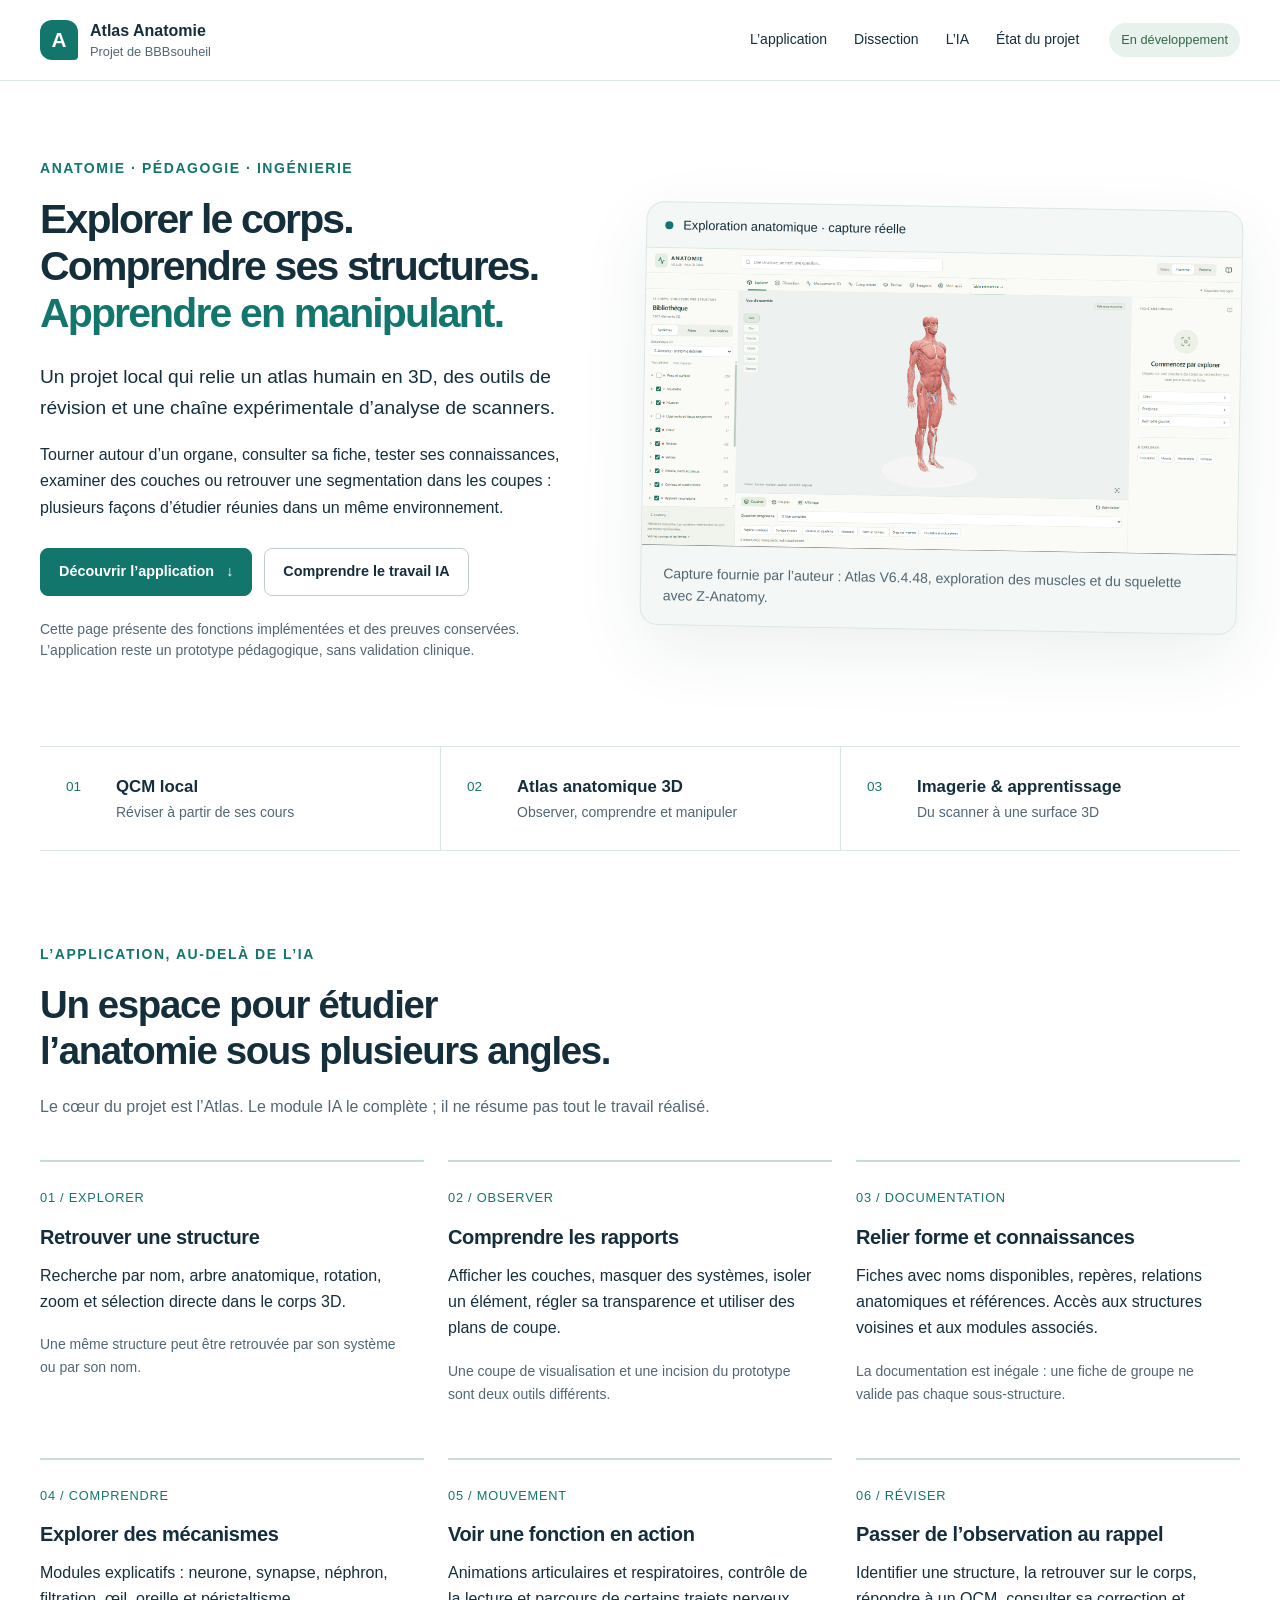
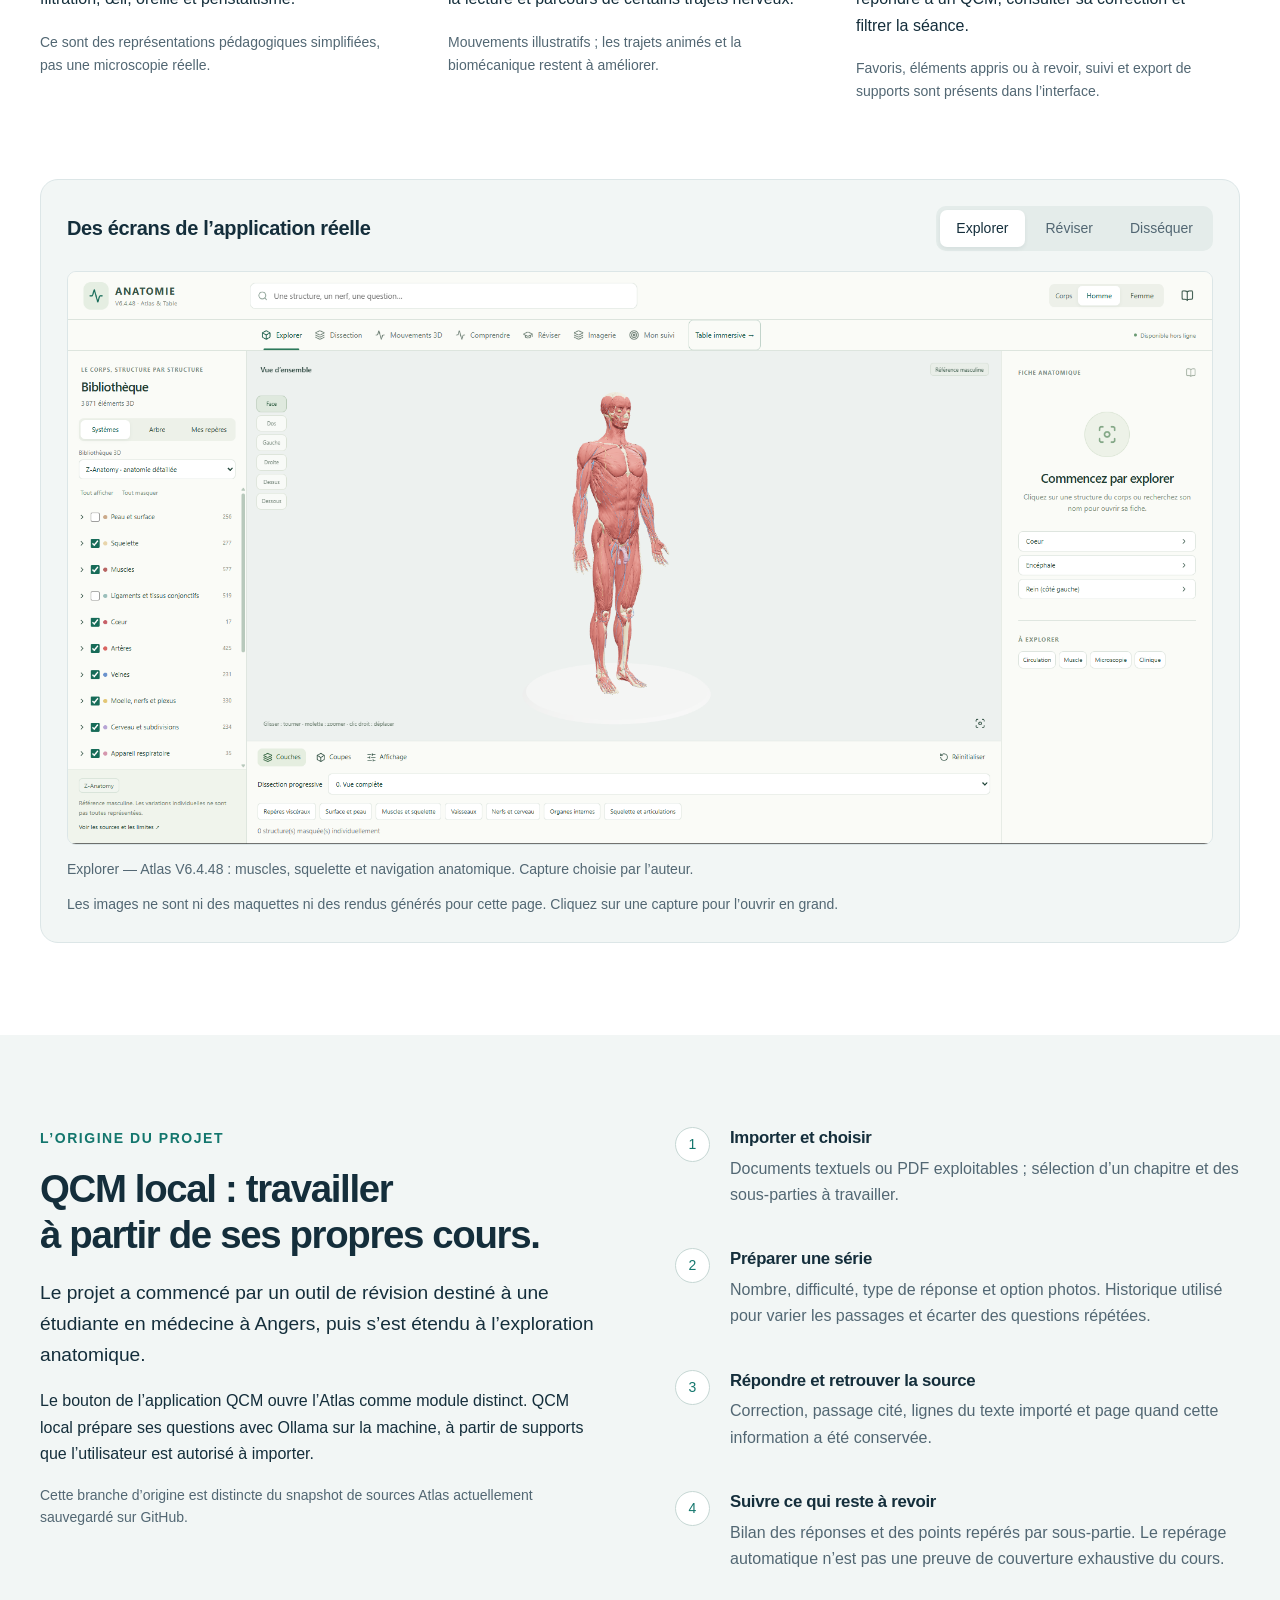
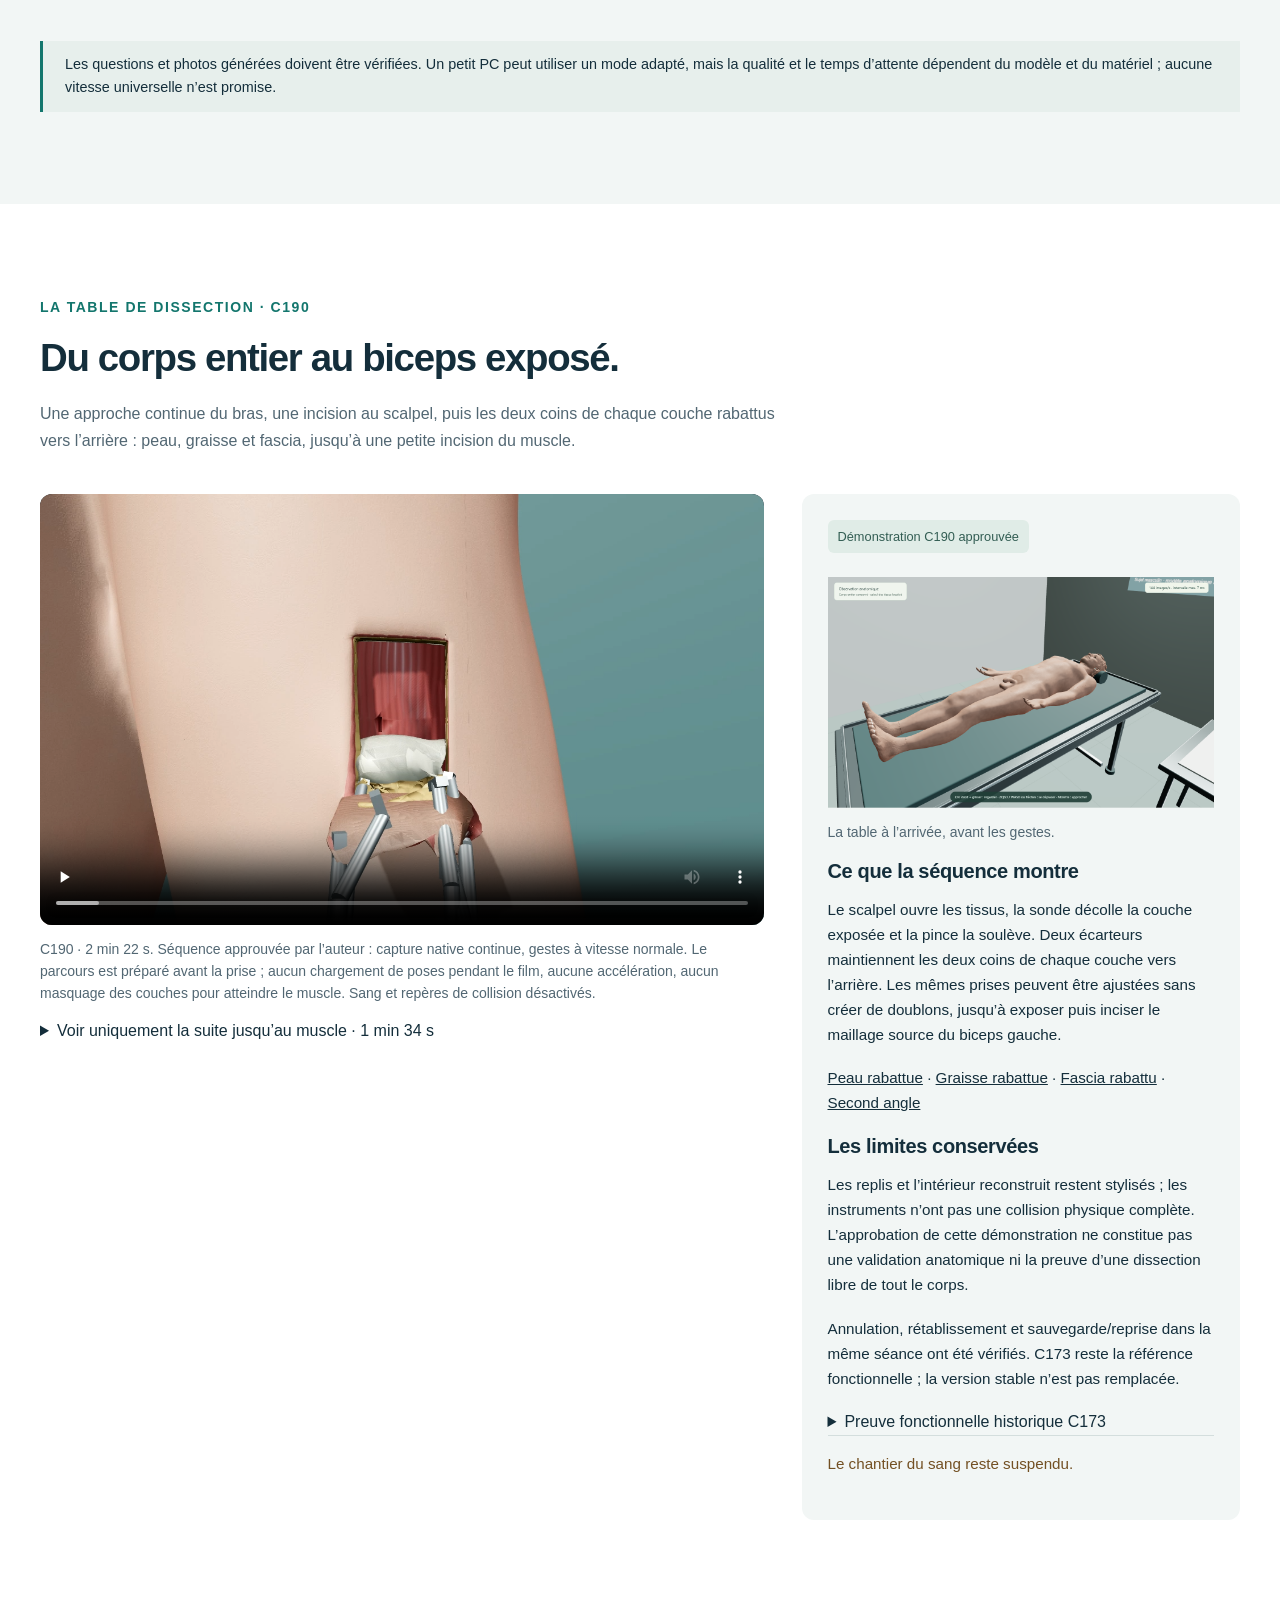
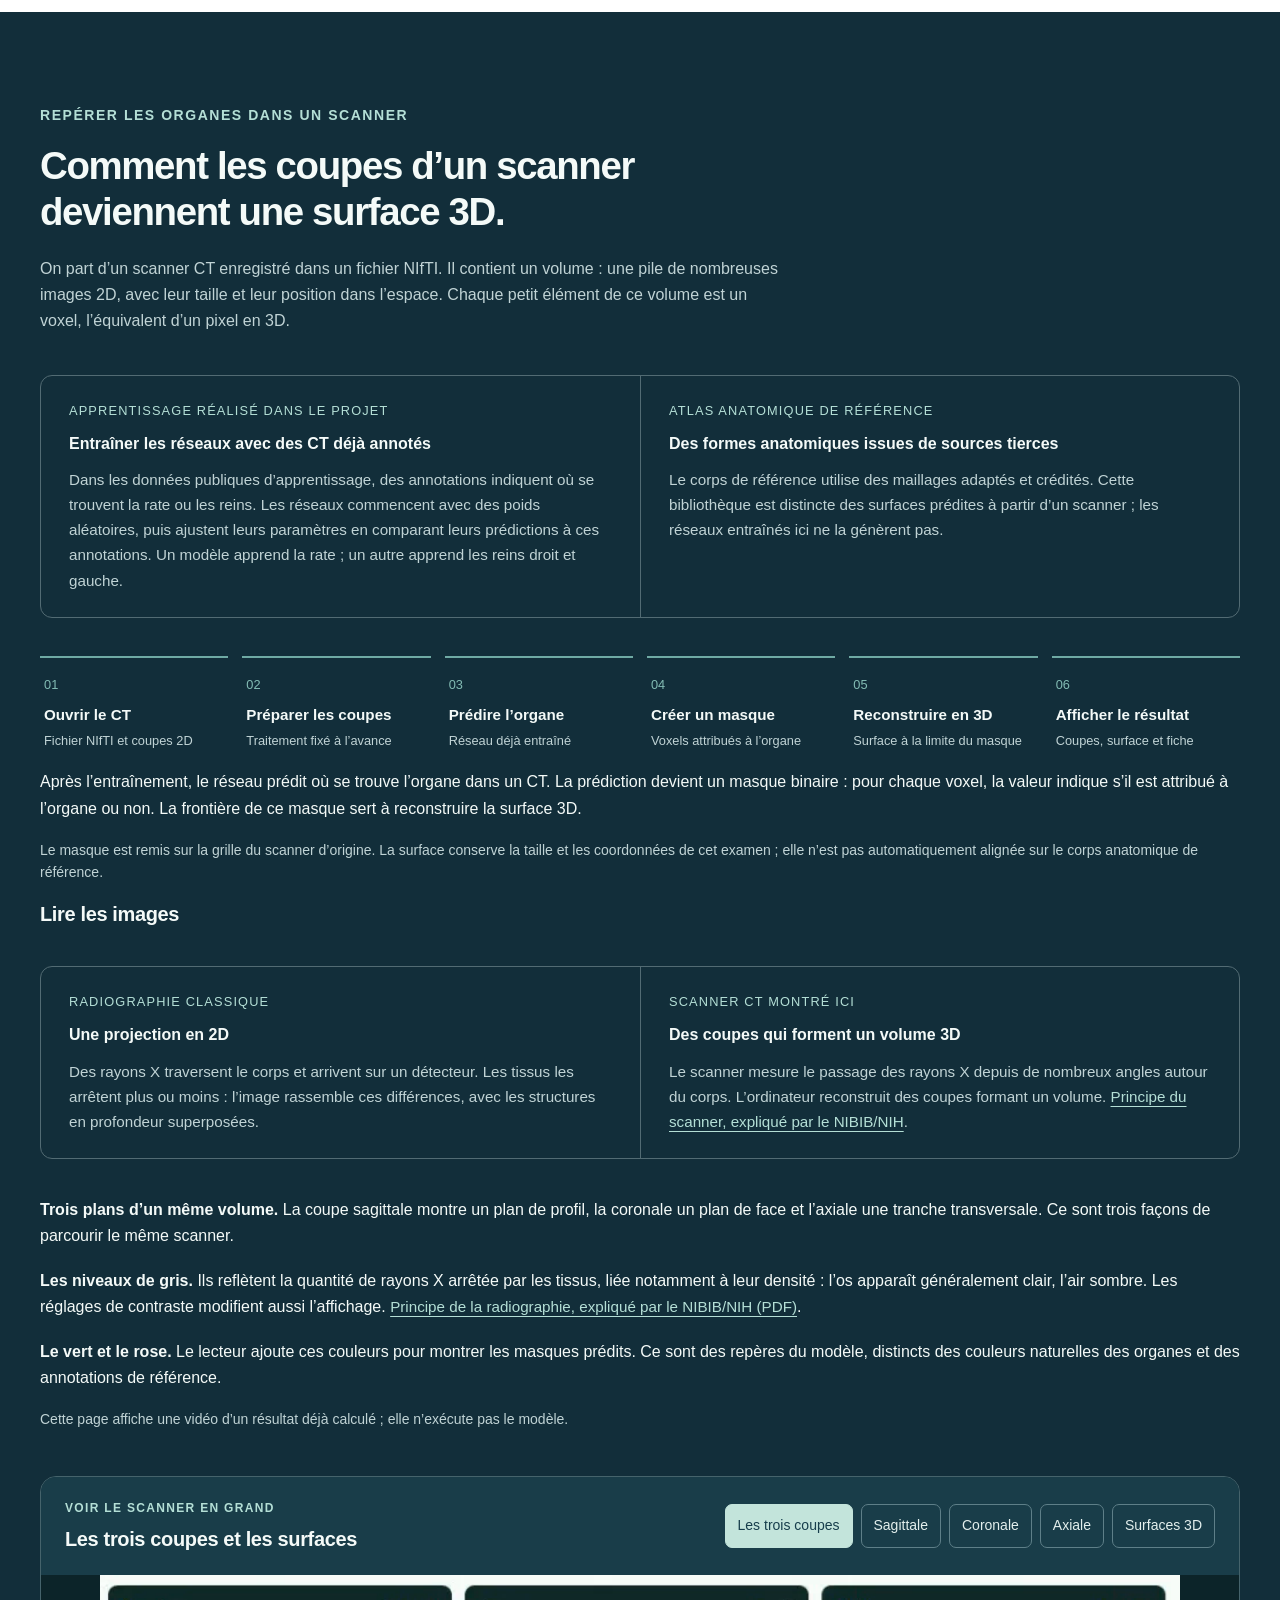
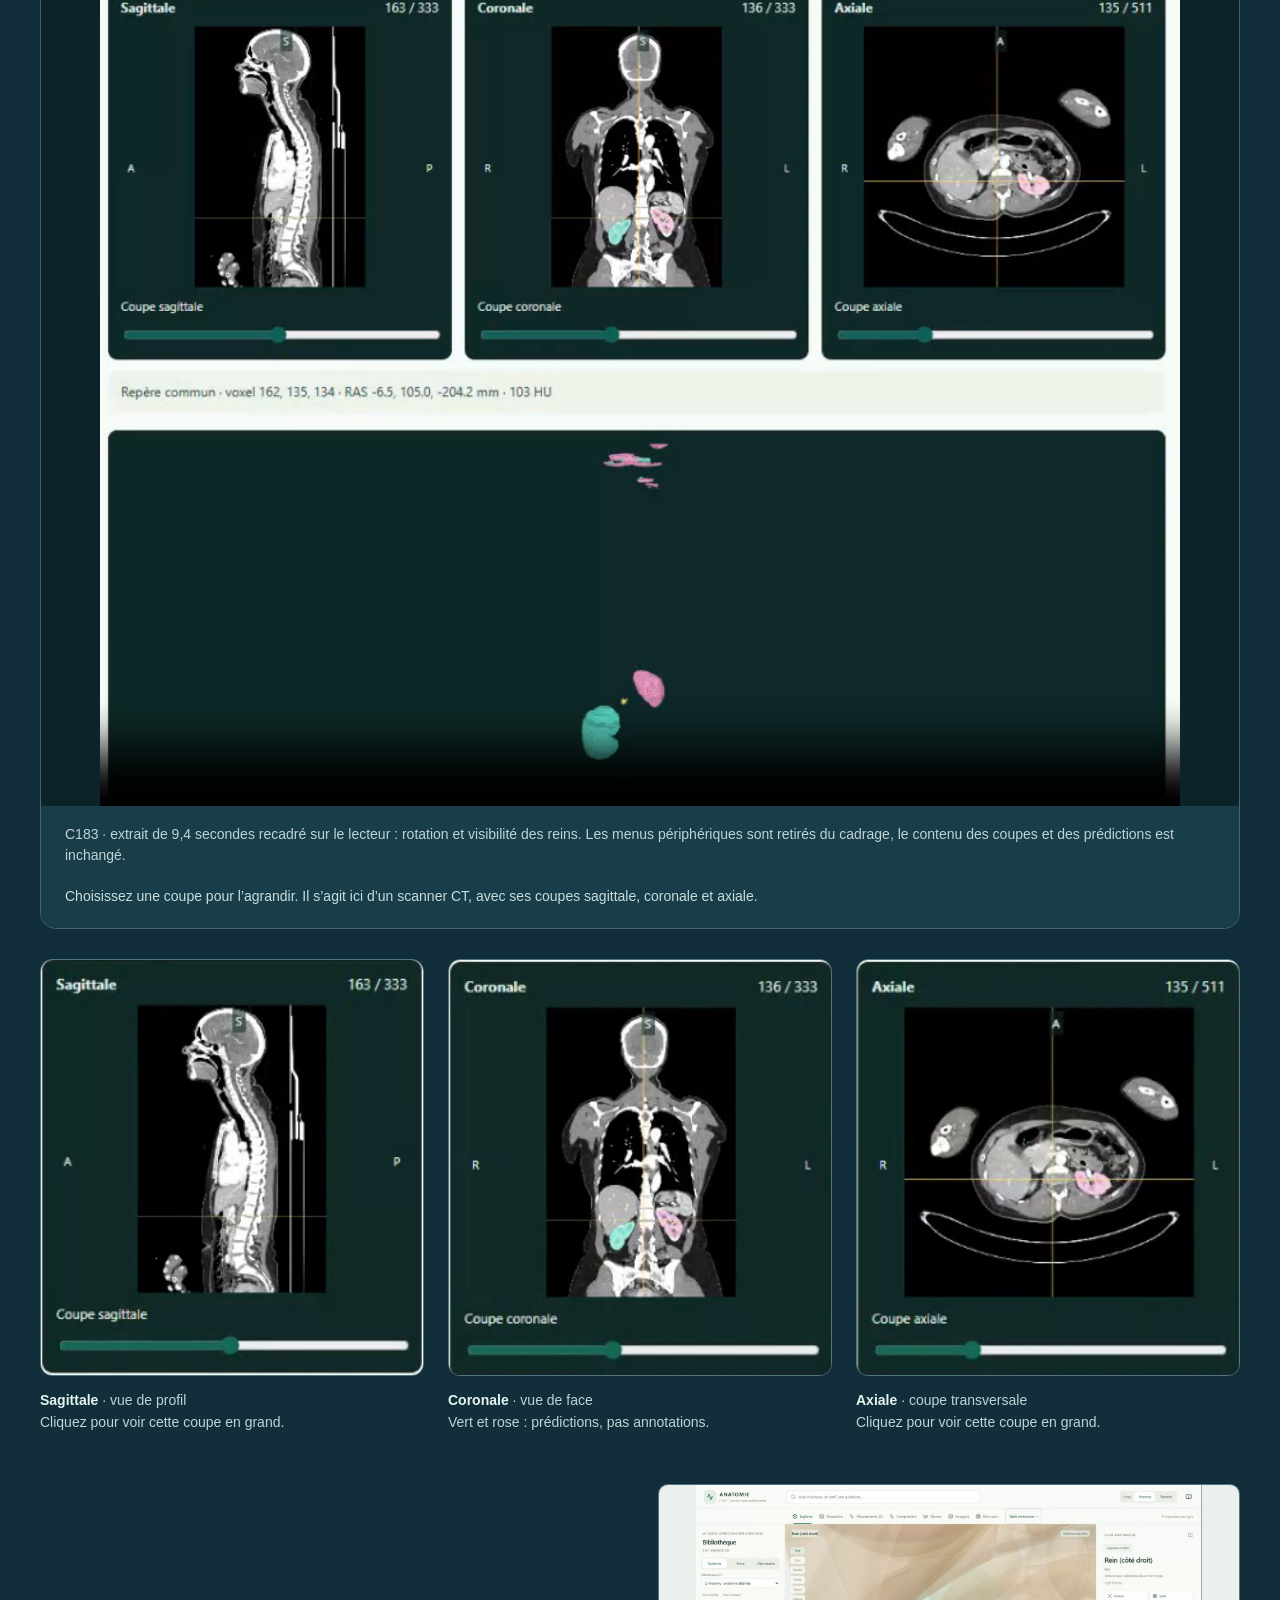
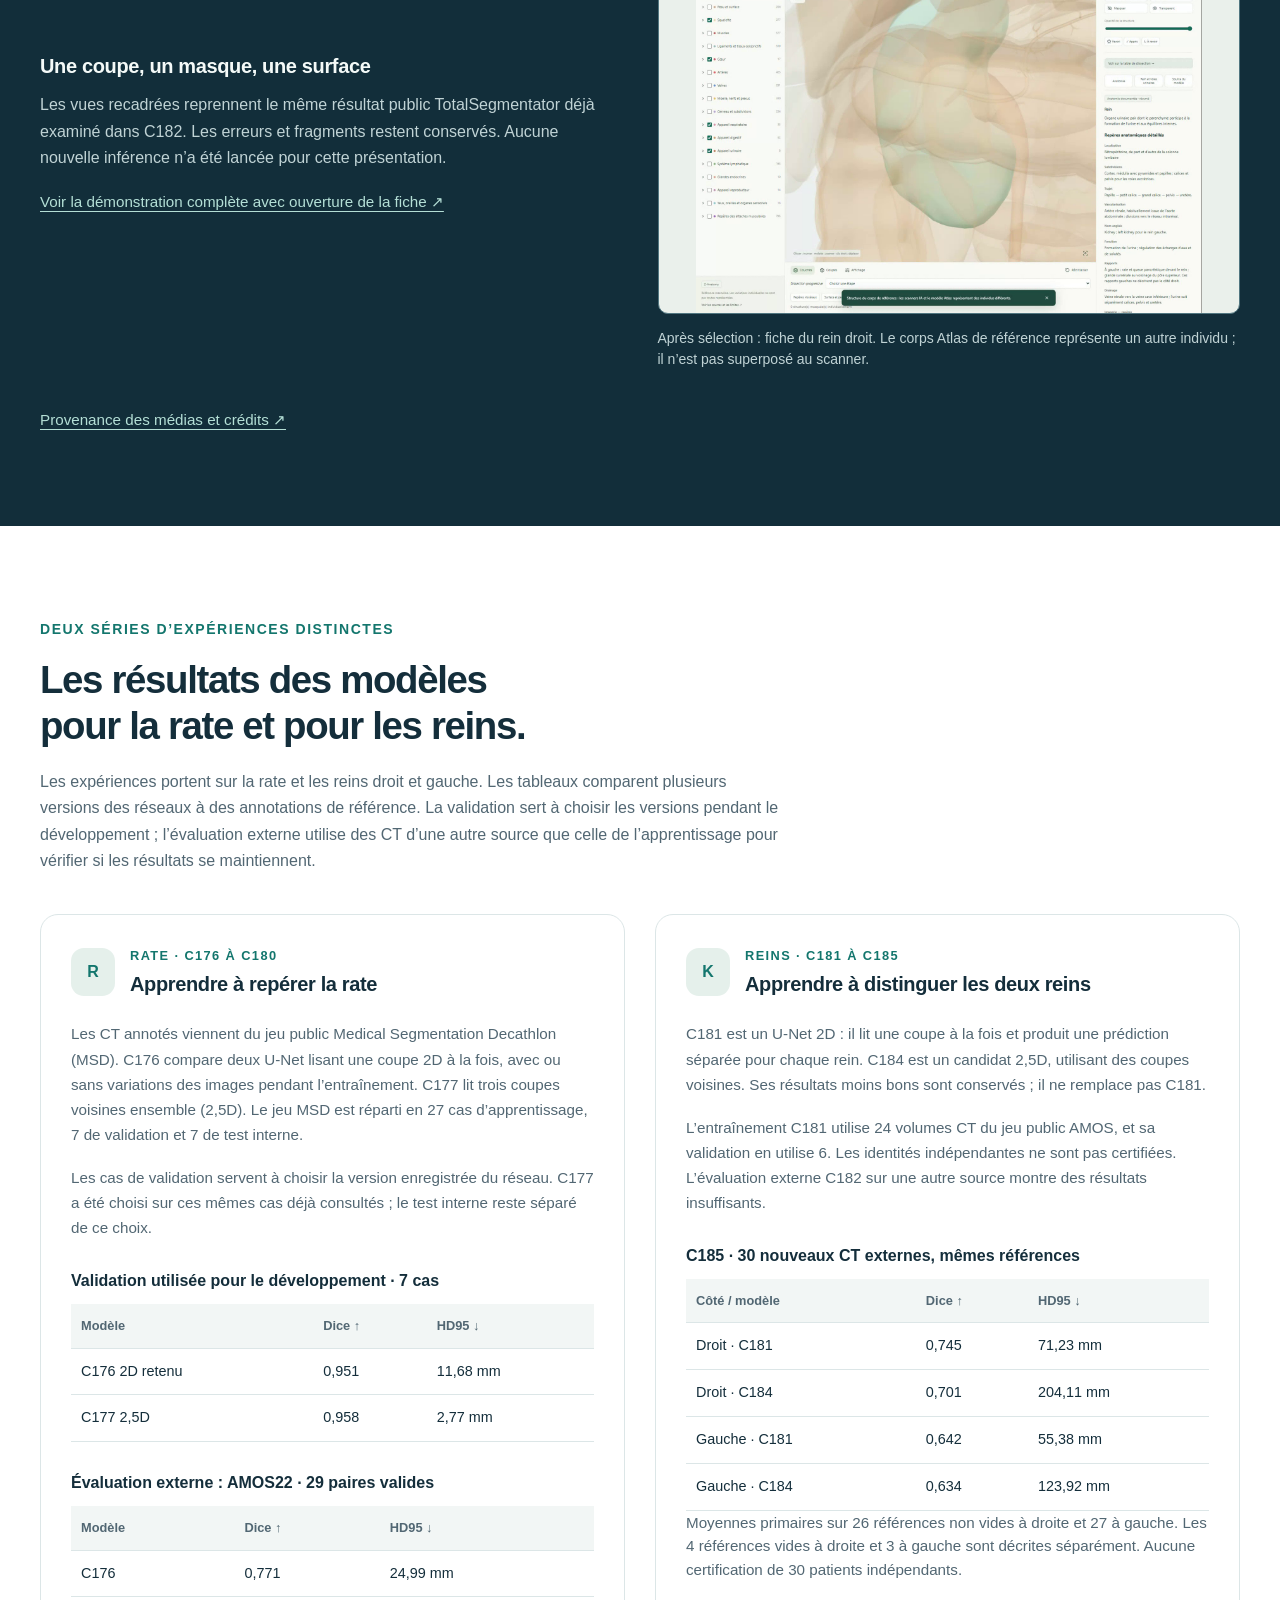
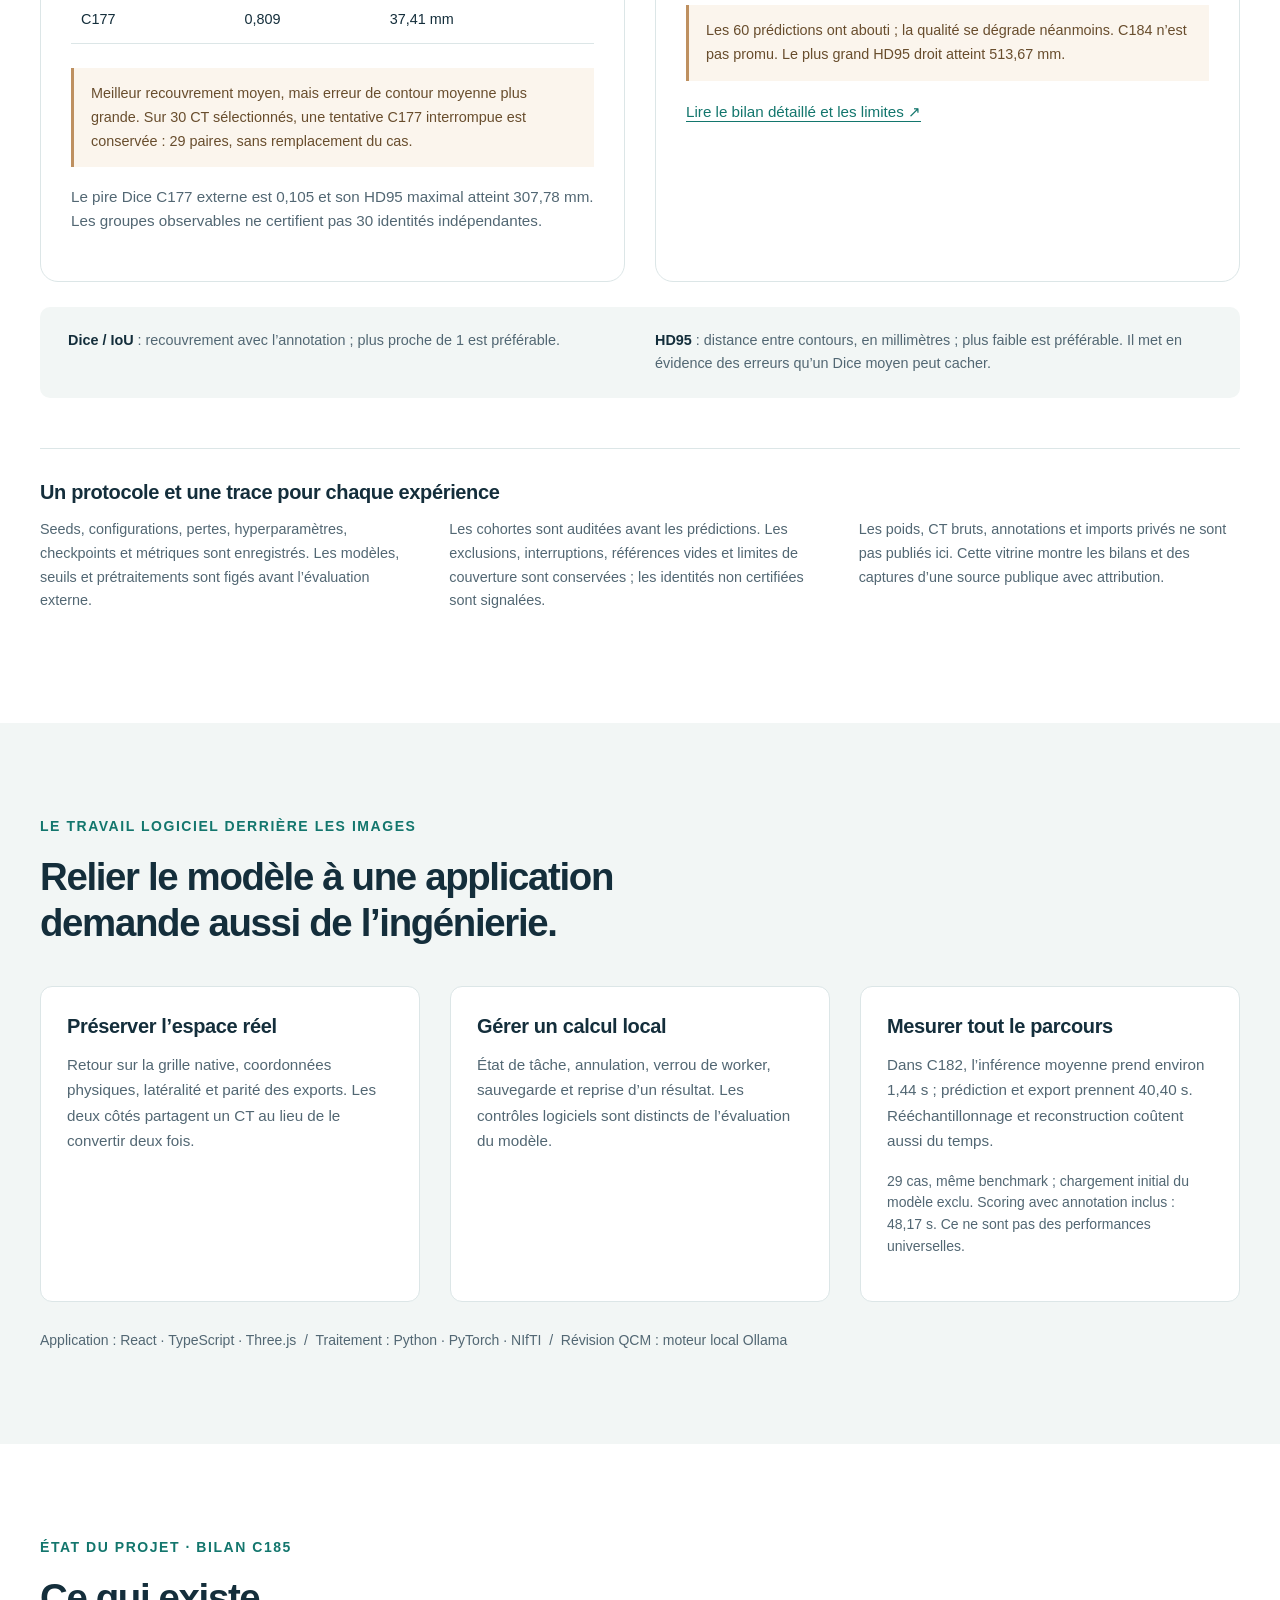
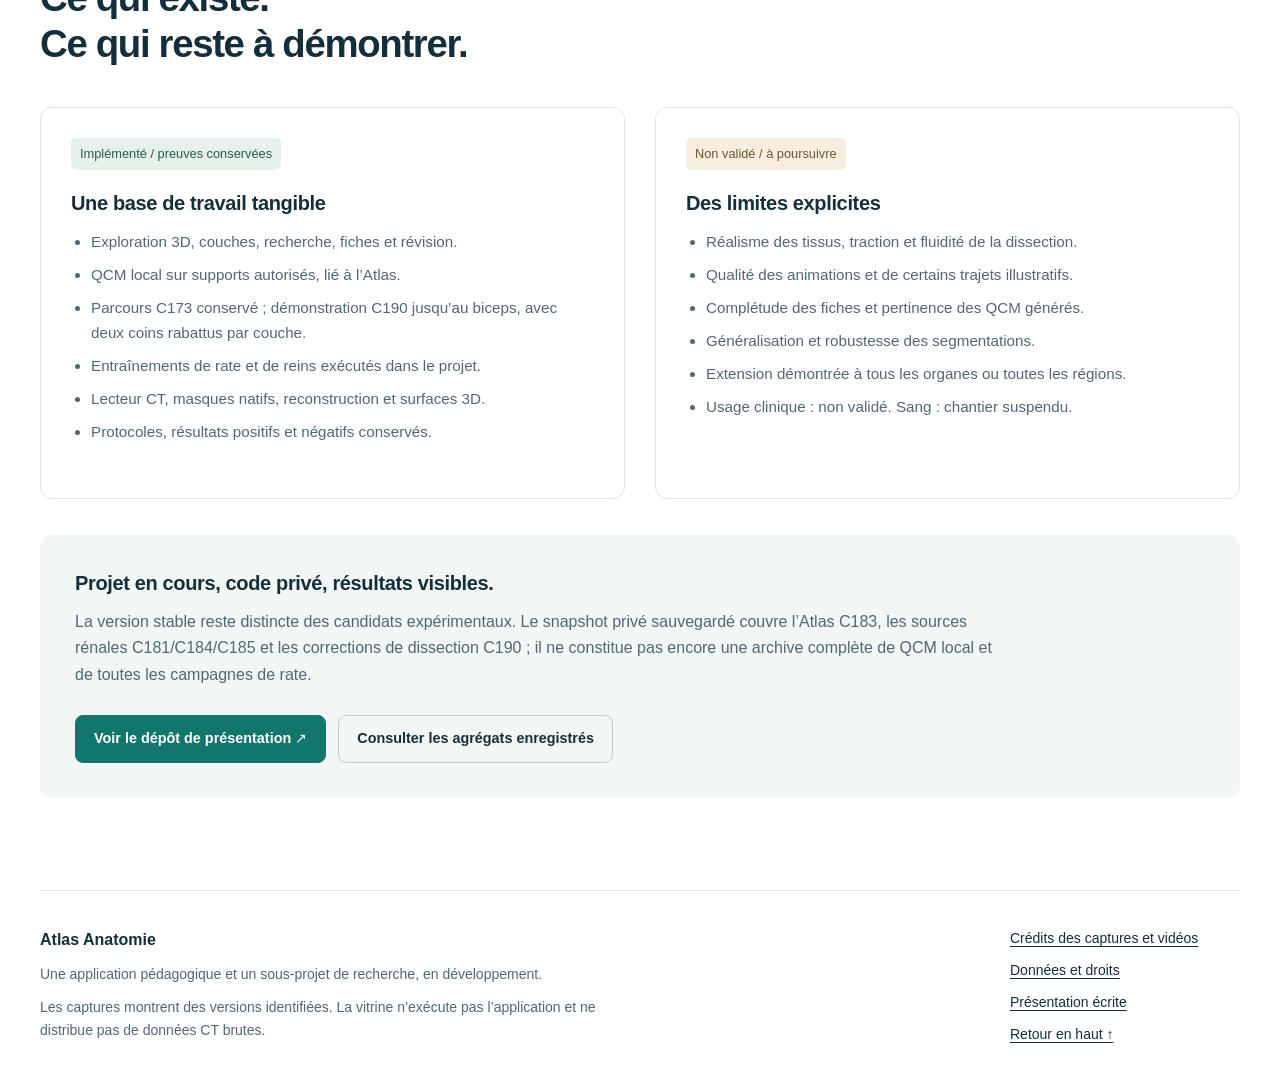
<file: index.html>
<!doctype html>
<html lang="fr">
<head>
  <meta charset="utf-8">
  <meta name="viewport" content="width=device-width, initial-scale=1">
  <meta name="description" content="Atlas Anatomie : exploration 3D, révisions, prototype de dissection et segmentation médicale entraînée dans le projet. Démonstrations et résultats, avec leurs limites.">
  <title>Atlas Anatomie — explorer, comprendre, apprendre</title>
  <link rel="icon" href="favicon.svg" type="image/svg+xml">
  <link rel="stylesheet" href="styles.css">
  <script src="presentation.js?v=c190" defer></script>
</head>
<body>
<a class="skip" href="#contenu">Aller au contenu</a>
<header class="topbar">
  <a class="brand" href="#"><span class="brand-mark" aria-hidden="true">A</span><span>Atlas Anatomie<small>Projet de BBBsouheil</small></span></a>
  <nav aria-label="Navigation principale"><a href="#application">L’application</a><a href="#dissection">Dissection</a><a href="#ia">L’IA</a><a href="#bilan">État du projet</a></nav>
  <span class="status">En développement</span>
</header>
<main id="contenu">
<section class="hero wrap">
  <div class="hero-copy">
    <p class="eyebrow">Anatomie · pédagogie · ingénierie</p>
    <h1>Explorer le corps.<br>Comprendre ses structures.<br><em>Apprendre en manipulant.</em></h1>
    <p class="lead">Un projet local qui relie un atlas humain en 3D, des outils de révision et une chaîne expérimentale d’analyse de scanners.</p>
    <p>Tourner autour d’un organe, consulter sa fiche, tester ses connaissances, examiner des couches ou retrouver une segmentation dans les coupes : plusieurs façons d’étudier réunies dans un même environnement.</p>
    <div class="actions"><a class="button primary" href="#application">Découvrir l’application <span aria-hidden="true">↓</span></a><a class="button" href="#ia">Comprendre le travail IA</a></div>
    <p class="caption">Cette page présente des fonctions implémentées et des preuves conservées. L’application reste un prototype pédagogique, sans validation clinique.</p>
  </div>
  <figure class="hero-visual">
    <div class="window-label"><span class="dot"></span> Exploration anatomique · capture réelle</div>
    <a href="media/atlas-explorer-v6448.png" aria-label="Agrandir la capture de l’explorateur"><img src="media/atlas-explorer-v6448.png" width="1920" height="957" alt="Interface réelle de l’Atlas : corps humain en 3D, systèmes anatomiques à gauche et fiches à droite."></a>
    <figcaption>Capture fournie par l’auteur : Atlas V6.4.48, exploration des muscles et du squelette avec Z-Anatomy.</figcaption>
  </figure>
</section>

<div class="project-map wrap" aria-label="Les trois composantes du projet">
  <a href="#qcm"><span>01</span><strong>QCM local</strong><small>Réviser à partir de ses cours</small></a>
  <a href="#application"><span>02</span><strong>Atlas anatomique 3D</strong><small>Observer, comprendre et manipuler</small></a>
  <a href="#ia"><span>03</span><strong>Imagerie & apprentissage</strong><small>Du scanner à une surface 3D</small></a>
</div>

<section id="application" class="section wrap">
  <div class="section-heading"><p class="eyebrow">L’application, au-delà de l’IA</p><h2>Un espace pour étudier<br>l’anatomie sous plusieurs angles.</h2><p>Le cœur du projet est l’Atlas. Le module IA le complète ; il ne résume pas tout le travail réalisé.</p></div>
  <div class="feature-grid">
    <article><span class="feature-number">01 / EXPLORER</span><h3>Retrouver une structure</h3><p>Recherche par nom, arbre anatomique, rotation, zoom et sélection directe dans le corps 3D.</p><p class="detail">Une même structure peut être retrouvée par son système ou par son nom.</p></article>
    <article><span class="feature-number">02 / OBSERVER</span><h3>Comprendre les rapports</h3><p>Afficher les couches, masquer des systèmes, isoler un élément, régler sa transparence et utiliser des plans de coupe.</p><p class="detail">Une coupe de visualisation et une incision du prototype sont deux outils différents.</p></article>
    <article><span class="feature-number">03 / DOCUMENTATION</span><h3>Relier forme et connaissances</h3><p>Fiches avec noms disponibles, repères, relations anatomiques et références. Accès aux structures voisines et aux modules associés.</p><p class="detail">La documentation est inégale : une fiche de groupe ne valide pas chaque sous-structure.</p></article>
    <article><span class="feature-number">04 / COMPRENDRE</span><h3>Explorer des mécanismes</h3><p>Modules explicatifs : neurone, synapse, néphron, filtration, œil, oreille et péristaltisme.</p><p class="detail">Ce sont des représentations pédagogiques simplifiées, pas une microscopie réelle.</p></article>
    <article><span class="feature-number">05 / MOUVEMENT</span><h3>Voir une fonction en action</h3><p>Animations articulaires et respiratoires, contrôle de la lecture et parcours de certains trajets nerveux.</p><p class="detail">Mouvements illustratifs ; les trajets animés et la biomécanique restent à améliorer.</p></article>
    <article><span class="feature-number">06 / RÉVISER</span><h3>Passer de l’observation au rappel</h3><p>Identifier une structure, la retrouver sur le corps, répondre à un QCM, consulter sa correction et filtrer la séance.</p><p class="detail">Favoris, éléments appris ou à revoir, suivi et export de supports sont présents dans l’interface.</p></article>
  </div>
  <div class="gallery">
    <div class="gallery-head"><h3>Des écrans de l’application réelle</h3><div class="tabs" role="tablist" aria-label="Captures de l’application"><button id="tab-explorer" role="tab" aria-selected="true" aria-controls="capture-panel" data-view="explorer">Explorer</button><button id="tab-quiz" role="tab" aria-selected="false" aria-controls="capture-panel" tabindex="-1" data-view="quiz">Réviser</button><button id="tab-dissection" role="tab" aria-selected="false" aria-controls="capture-panel" tabindex="-1" data-view="dissection">Disséquer</button></div></div>
    <figure id="capture-panel" role="tabpanel" aria-labelledby="tab-explorer"><a id="capture-link" href="media/atlas-explorer-v6448.png" aria-label="Agrandir la capture affichée"><img id="capture-image" src="media/atlas-explorer-v6448.png" width="1920" height="957" alt="Exploration des muscles et du squelette dans l’Atlas V6.4.48, avec Z-Anatomy."></a><figcaption id="capture-caption">Explorer — Atlas V6.4.48 : muscles, squelette et navigation anatomique. Capture choisie par l’auteur.</figcaption></figure>
    <p class="caption">Les images ne sont ni des maquettes ni des rendus générés pour cette page. Cliquez sur une capture pour l’ouvrir en grand.</p>
  </div>
</section>

<section id="qcm" class="section soft">
  <div class="wrap two-columns">
    <div><p class="eyebrow">L’origine du projet</p><h2>QCM local : travailler<br>à partir de ses propres cours.</h2><p class="lead">Le projet a commencé par un outil de révision destiné à une étudiante en médecine à Angers, puis s’est étendu à l’exploration anatomique.</p><p>Le bouton de l’application QCM ouvre l’Atlas comme module distinct. QCM local prépare ses questions avec Ollama sur la machine, à partir de supports que l’utilisateur est autorisé à importer.</p><p class="caption">Cette branche d’origine est distincte du snapshot de sources Atlas actuellement sauvegardé sur GitHub.</p></div>
    <div class="steps-list"><article><span>1</span><div><h3>Importer et choisir</h3><p>Documents textuels ou PDF exploitables ; sélection d’un chapitre et des sous-parties à travailler.</p></div></article><article><span>2</span><div><h3>Préparer une série</h3><p>Nombre, difficulté, type de réponse et option photos. Historique utilisé pour varier les passages et écarter des questions répétées.</p></div></article><article><span>3</span><div><h3>Répondre et retrouver la source</h3><p>Correction, passage cité, lignes du texte importé et page quand cette information a été conservée.</p></div></article><article><span>4</span><div><h3>Suivre ce qui reste à revoir</h3><p>Bilan des réponses et des points repérés par sous-partie. Le repérage automatique n’est pas une preuve de couverture exhaustive du cours.</p></div></article></div>
  </div>
  <div class="wrap note">Les questions et photos générées doivent être vérifiées. Un petit PC peut utiliser un mode adapté, mais la qualité et le temps d’attente dépendent du modèle et du matériel ; aucune vitesse universelle n’est promise.</div>
</section>

  <section id="dissection" class="section wrap">
  <div class="section-heading"><p class="eyebrow">La table de dissection · C190</p><h2>Du corps entier au biceps exposé.</h2><p>Une approche continue du bras, une incision au scalpel, puis les deux coins de chaque couche rabattus vers l’arrière : peau, graisse et fascia, jusqu’à une petite incision du muscle.</p></div>
  <div class="video-layout">
    <figure><video id="dissection-short-video" controls preload="metadata" playsinline poster="media/dissection-short-poster.png?v=c190" aria-label="C190 : parcours continu du corps entier à la coupe du biceps, sans repères de collision"><source src="media/dissection-c173.webm?v=c190" type="video/webm"></video><figcaption>C190 · 2 min 22 s. Séquence approuvée par l’auteur : capture native continue, gestes à vitesse normale. Le parcours est préparé avant la prise ; aucun chargement de poses pendant le film, aucune accélération, aucun masquage des couches pour atteindre le muscle. Sang et repères de collision désactivés.</figcaption><details><summary>Voir uniquement la suite jusqu’au muscle · 1 min 34 s</summary><video id="dissection-continuation-video" controls preload="none" playsinline poster="media/dissection-short-poster.png?v=c190" aria-label="Extrait continu C190 : de la peau déjà rabattue au muscle"><source src="media/dissection-c190-suite-muscle.webm" type="video/webm"></video><p class="caption">Extrait contigu de la même prise, à vitesse inchangée. Il commence après le rabattement de la peau.</p></details></figure>
    <div class="context-card"><span class="pill">Démonstration C190 approuvée</span><figure><img src="media/dissection-entry-c190.png" loading="lazy" alt="Le sujet anatomique entier sur la table, avant l’incision C190"><figcaption>La table à l’arrivée, avant les gestes.</figcaption></figure><h3>Ce que la séquence montre</h3><p>Le scalpel ouvre les tissus, la sonde décolle la couche exposée et la pince la soulève. Deux écarteurs maintiennent les deux coins de chaque couche vers l’arrière. Les mêmes prises peuvent être ajustées sans créer de doublons, jusqu’à exposer puis inciser le maillage source du biceps gauche.</p><p><a href="media/dissection-c190-peau.png">Peau rabattue</a> · <a href="media/dissection-c190-graisse.png">Graisse rabattue</a> · <a href="media/dissection-c190-fascia.png">Fascia rabattu</a> · <a href="media/dissection-c190-second-angle.png">Second angle</a></p><h3>Les limites conservées</h3><p>Les replis et l’intérieur reconstruit restent stylisés ; les instruments n’ont pas une collision physique complète. L’approbation de cette démonstration ne constitue pas une validation anatomique ni la preuve d’une dissection libre de tout le corps.</p><p>Annulation, rétablissement et sauvegarde/reprise dans la même séance ont été vérifiés. C173 reste la référence fonctionnelle ; la version stable n’est pas remplacée.</p><details><summary>Preuve fonctionnelle historique C173</summary><a href="media/dissection-c173-diagnostic-original.webm">Archive complète avec diagnostic</a></details><p class="suspended">Le chantier du sang reste suspendu.</p></div>
  </div>
</section>

<section id="ia" class="section dark">
  <div class="wrap">
    <div class="section-heading"><p class="eyebrow">Repérer les organes dans un scanner</p><h2>Comment les coupes d’un scanner<br>deviennent une surface 3D.</h2><p>On part d’un scanner CT enregistré dans un fichier NIfTI. Il contient un volume : une pile de nombreuses images 2D, avec leur taille et leur position dans l’espace. Chaque petit élément de ce volume est un voxel, l’équivalent d’un pixel en 3D.</p></div>
    <div class="distinction"><div><span>Apprentissage réalisé dans le projet</span><strong>Entraîner les réseaux avec des CT déjà annotés</strong><p>Dans les données publiques d’apprentissage, des annotations indiquent où se trouvent la rate ou les reins. Les réseaux commencent avec des poids aléatoires, puis ajustent leurs paramètres en comparant leurs prédictions à ces annotations. Un modèle apprend la rate ; un autre apprend les reins droit et gauche.</p></div><div><span>Atlas anatomique de référence</span><strong>Des formes anatomiques issues de sources tierces</strong><p>Le corps de référence utilise des maillages adaptés et crédités. Cette bibliothèque est distincte des surfaces prédites à partir d’un scanner ; les réseaux entraînés ici ne la génèrent pas.</p></div></div>
    <div class="pipeline" aria-label="Du scanner au résultat affiché"><ol><li><strong>Ouvrir le CT</strong><span>Fichier NIfTI et coupes 2D</span></li><li><strong>Préparer les coupes</strong><span>Traitement fixé à l’avance</span></li><li><strong>Prédire l’organe</strong><span>Réseau déjà entraîné</span></li><li><strong>Créer un masque</strong><span>Voxels attribués à l’organe</span></li><li><strong>Reconstruire en 3D</strong><span>Surface à la limite du masque</span></li><li><strong>Afficher le résultat</strong><span>Coupes, surface et fiche</span></li></ol></div>
    <p>Après l’entraînement, le réseau prédit où se trouve l’organe dans un CT. La prédiction devient un masque binaire : pour chaque voxel, la valeur indique s’il est attribué à l’organe ou non. La frontière de ce masque sert à reconstruire la surface 3D.</p>
    <p class="caption">Le masque est remis sur la grille du scanner d’origine. La surface conserve la taille et les coordonnées de cet examen ; elle n’est pas automatiquement alignée sur le corps anatomique de référence.</p>
    <aside id="lire-images" aria-labelledby="lire-images-title">
      <h3 id="lire-images-title">Lire les images</h3>
      <div class="distinction"><div><span>Radiographie classique</span><strong>Une projection en 2D</strong><p>Des rayons X traversent le corps et arrivent sur un détecteur. Les tissus les arrêtent plus ou moins : l’image rassemble ces différences, avec les structures en profondeur superposées.</p></div><div><span>Scanner CT montré ici</span><strong>Des coupes qui forment un volume 3D</strong><p>Le scanner mesure le passage des rayons X depuis de nombreux angles autour du corps. L’ordinateur reconstruit des coupes formant un volume. <a class="text-link" href="https://www.nibib.nih.gov/science-education/science-topics/computed-tomography-ct">Principe du scanner, expliqué par le NIBIB/NIH</a>.</p></div></div>
      <p><strong>Trois plans d’un même volume.</strong> La coupe sagittale montre un plan de profil, la coronale un plan de face et l’axiale une tranche transversale. Ce sont trois façons de parcourir le même scanner.</p>
      <p><strong>Les niveaux de gris.</strong> Ils reflètent la quantité de rayons X arrêtée par les tissus, liée notamment à leur densité : l’os apparaît généralement clair, l’air sombre. Les réglages de contraste modifient aussi l’affichage. <a class="text-link" href="https://www.nibib.nih.gov/sites/default/files/2022-04/Fact-Sheet-X-ray.pdf">Principe de la radiographie, expliqué par le NIBIB/NIH (PDF)</a>.</p>
      <p><strong>Le vert et le rose.</strong> Le lecteur ajoute ces couleurs pour montrer les masques prédits. Ce sont des repères du modèle, distincts des couleurs naturelles des organes et des annotations de référence.</p>
      <p class="caption">Cette page affiche une vidéo d’un résultat déjà calculé ; elle n’exécute pas le modèle.</p>
    </aside>
    <div class="scan-workbench imaging-demo">
      <div class="scan-toolbar"><div><span class="eyebrow">Voir le scanner en grand</span><h3 id="scan-title">Les trois coupes et les surfaces</h3></div><div class="scan-tabs" role="group" aria-label="Choisir le cadrage de la vidéo du scanner"><button data-scan="overview" aria-pressed="true">Les trois coupes</button><button data-scan="sagittal" aria-pressed="false">Sagittale</button><button data-scan="coronal" aria-pressed="false">Coronale</button><button data-scan="axial" aria-pressed="false">Axiale</button><button data-scan="surface" aria-pressed="false">Surfaces 3D</button></div></div>
      <figure><div id="scan-stage" class="scan-stage" data-view="overview"><video id="scan-video" controls preload="metadata" playsinline aria-label="Scanner CT C183, cadrage agrandi"><source id="scan-source" src="media/scanner-overview-zoom.webm" type="video/webm"><p><a href="media/scanner-overview-zoom.webm">Ouvrir la vidéo agrandie</a></p></video></div><figcaption id="scan-caption">C183 · extrait de 9,4 secondes recadré sur le lecteur : rotation et visibilité des reins. Les menus périphériques sont retirés du cadrage, le contenu des coupes et des prédictions est inchangé.</figcaption></figure>
      <p class="scan-hint">Choisissez une coupe pour l’agrandir. Il s’agit ici d’un scanner CT, avec ses coupes sagittale, coronale et axiale.</p>
    </div>
    <div class="slice-grid" aria-label="Captures des coupes du scanner"><figure><button class="slice-preview sagittal" data-enlarge="sagittal" aria-label="Agrandir la coupe sagittale"><img src="media/scanner-initial-c183.png" alt="Coupe sagittale du scanner public utilisé dans C183."></button><figcaption><strong>Sagittale</strong> · vue de profil<br>Cliquez pour voir cette coupe en grand.</figcaption></figure><figure><button class="slice-preview coronal" data-enlarge="coronal" aria-label="Agrandir la coupe coronale"><img src="media/scanner-initial-c183.png" alt="Coupe coronale, avec les prédictions rénales colorées."></button><figcaption><strong>Coronale</strong> · vue de face<br>Vert et rose : prédictions, pas annotations.</figcaption></figure><figure><button class="slice-preview axial" data-enlarge="axial" aria-label="Agrandir la coupe axiale"><img src="media/scanner-initial-c183.png" alt="Coupe axiale du scanner avec les prédictions rénales."></button><figcaption><strong>Axiale</strong> · coupe transversale<br>Cliquez pour voir cette coupe en grand.</figcaption></figure></div>
    <div class="imaging-notes"><div><h3>Une coupe, un masque, une surface</h3><p>Les vues recadrées reprennent le même résultat public TotalSegmentator déjà examiné dans C182. Les erreurs et fragments restent conservés. Aucune nouvelle inférence n’a été lancée pour cette présentation.</p><a class="text-link" href="media/scanner-c183.webm">Voir la démonstration complète avec ouverture de la fiche ↗</a></div><figure><a href="media/scanner-fiche-c183.png"><img src="media/scanner-fiche-c183.png" alt="Fiche du rein droit et structure de référence de l’Atlas, ouvertes depuis le lecteur C183."></a><figcaption>Après sélection : fiche du rein droit. Le corps Atlas de référence représente un autre individu ; il n’est pas superposé au scanner.</figcaption></figure></div>
    <a class="text-link" href="MEDIA_ATTRIBUTIONS.md">Provenance des médias et crédits ↗</a>
  </div>
</section>

<section id="experiences" class="section wrap">
  <div class="section-heading"><p class="eyebrow">Deux séries d’expériences distinctes</p><h2>Les résultats des modèles<br>pour la rate et pour les reins.</h2><p>Les expériences portent sur la rate et les reins droit et gauche. Les tableaux comparent plusieurs versions des réseaux à des annotations de référence. La validation sert à choisir les versions pendant le développement ; l’évaluation externe utilise des CT d’une autre source que celle de l’apprentissage pour vérifier si les résultats se maintiennent.</p></div>
  <div class="research-grid">
    <article class="research-card"><div class="research-title"><span class="organ-mark" aria-hidden="true">R</span><div><p class="eyebrow">Rate · C176 à C180</p><h3>Apprendre à repérer la rate</h3></div></div><p>Les CT annotés viennent du jeu public Medical Segmentation Decathlon (MSD). C176 compare deux U-Net lisant une coupe 2D à la fois, avec ou sans variations des images pendant l’entraînement. C177 lit trois coupes voisines ensemble (2,5D). Le jeu MSD est réparti en 27 cas d’apprentissage, 7 de validation et 7 de test interne.</p><p>Les cas de validation servent à choisir la version enregistrée du réseau. C177 a été choisi sur ces mêmes cas déjà consultés ; le test interne reste séparé de ce choix.</p><h4>Validation utilisée pour le développement · 7 cas</h4><div class="table-scroll"><table><thead><tr><th>Modèle</th><th>Dice ↑</th><th>HD95 ↓</th></tr></thead><tbody><tr><th>C176 2D retenu</th><td>0,951</td><td>11,68 mm</td></tr><tr><th>C177 2,5D</th><td>0,958</td><td>2,77 mm</td></tr></tbody></table></div><h4>Évaluation externe : AMOS22 · 29 paires valides</h4><div class="table-scroll"><table><thead><tr><th>Modèle</th><th>Dice ↑</th><th>HD95 ↓</th></tr></thead><tbody><tr><th>C176</th><td>0,771</td><td>24,99 mm</td></tr><tr><th>C177</th><td>0,809</td><td>37,41 mm</td></tr></tbody></table></div><p class="result-note">Meilleur recouvrement moyen, mais erreur de contour moyenne plus grande. Sur 30 CT sélectionnés, une tentative C177 interrompue est conservée : 29 paires, sans remplacement du cas.</p><p class="caption">Le pire Dice C177 externe est 0,105 et son HD95 maximal atteint 307,78 mm. Les groupes observables ne certifient pas 30 identités indépendantes.</p></article>
    <article class="research-card"><div class="research-title"><span class="organ-mark" aria-hidden="true">K</span><div><p class="eyebrow">Reins · C181 à C185</p><h3>Apprendre à distinguer les deux reins</h3></div></div><p>C181 est un U-Net 2D : il lit une coupe à la fois et produit une prédiction séparée pour chaque rein. C184 est un candidat 2,5D, utilisant des coupes voisines. Ses résultats moins bons sont conservés ; il ne remplace pas C181.</p><p>L’entraînement C181 utilise 24 volumes CT du jeu public AMOS, et sa validation en utilise 6. Les identités indépendantes ne sont pas certifiées. L’évaluation externe C182 sur une autre source montre des résultats insuffisants.</p><h4>C185 · 30 nouveaux CT externes, mêmes références</h4><div class="table-scroll"><table><thead><tr><th>Côté / modèle</th><th>Dice ↑</th><th>HD95 ↓</th></tr></thead><tbody><tr><th>Droit · C181</th><td>0,745</td><td>71,23 mm</td></tr><tr><th>Droit · C184</th><td>0,701</td><td>204,11 mm</td></tr><tr><th>Gauche · C181</th><td>0,642</td><td>55,38 mm</td></tr><tr><th>Gauche · C184</th><td>0,634</td><td>123,92 mm</td></tr></tbody></table></div><p class="caption">Moyennes primaires sur 26 références non vides à droite et 27 à gauche. Les 4 références vides à droite et 3 à gauche sont décrites séparément. Aucune certification de 30 patients indépendants.</p><p class="result-note">Les 60 prédictions ont abouti ; la qualité se dégrade néanmoins. C184 n’est pas promu. Le plus grand HD95 droit atteint 513,67 mm.</p><a class="text-link" href="bilan-ia.html">Lire le bilan détaillé et les limites ↗</a></article>
  </div>
  <div class="metric-guide"><p><strong>Dice / IoU</strong> : recouvrement avec l’annotation ; plus proche de 1 est préférable.</p><p><strong>HD95</strong> : distance entre contours, en millimètres ; plus faible est préférable. Il met en évidence des erreurs qu’un Dice moyen peut cacher.</p></div>
  <div class="methods"><h3>Un protocole et une trace pour chaque expérience</h3><div><p>Seeds, configurations, pertes, hyperparamètres, checkpoints et métriques sont enregistrés. Les modèles, seuils et prétraitements sont figés avant l’évaluation externe.</p><p>Les cohortes sont auditées avant les prédictions. Les exclusions, interruptions, références vides et limites de couverture sont conservées ; les identités non certifiées sont signalées.</p><p>Les poids, CT bruts, annotations et imports privés ne sont pas publiés ici. Cette vitrine montre les bilans et des captures d’une source publique avec attribution.</p></div></div>
</section>

<section id="ingenierie" class="section soft">
  <div class="wrap"><div class="section-heading"><p class="eyebrow">Le travail logiciel derrière les images</p><h2>Relier le modèle à une application<br>demande aussi de l’ingénierie.</h2></div><div class="engineering-grid"><article><h3>Préserver l’espace réel</h3><p>Retour sur la grille native, coordonnées physiques, latéralité et parité des exports. Les deux côtés partagent un CT au lieu de le convertir deux fois.</p></article><article><h3>Gérer un calcul local</h3><p>État de tâche, annulation, verrou de worker, sauvegarde et reprise d’un résultat. Les contrôles logiciels sont distincts de l’évaluation du modèle.</p></article><article><h3>Mesurer tout le parcours</h3><p>Dans C182, l’inférence moyenne prend environ 1,44 s ; prédiction et export prennent 40,40 s. Rééchantillonnage et reconstruction coûtent aussi du temps.</p><p class="caption">29 cas, même benchmark ; chargement initial du modèle exclu. Scoring avec annotation inclus : 48,17 s. Ce ne sont pas des performances universelles.</p></article></div><p class="caption tech-stack">Application : React · TypeScript · Three.js &nbsp;/&nbsp; Traitement : Python · PyTorch · NIfTI &nbsp;/&nbsp; Révision QCM : moteur local Ollama</p></div>
</section>

<section id="bilan" class="section wrap">
  <div class="section-heading"><p class="eyebrow">État du projet · bilan C185</p><h2>Ce qui existe.<br>Ce qui reste à démontrer.</h2></div>
  <div class="state-grid"><article><span class="state-label">Implémenté / preuves conservées</span><h3>Une base de travail tangible</h3><ul><li>Exploration 3D, couches, recherche, fiches et révision.</li><li>QCM local sur supports autorisés, lié à l’Atlas.</li><li>Parcours C173 conservé ; démonstration C190 jusqu’au biceps, avec deux coins rabattus par couche.</li><li>Entraînements de rate et de reins exécutés dans le projet.</li><li>Lecteur CT, masques natifs, reconstruction et surfaces 3D.</li><li>Protocoles, résultats positifs et négatifs conservés.</li></ul></article><article><span class="state-label amber">Non validé / à poursuivre</span><h3>Des limites explicites</h3><ul><li>Réalisme des tissus, traction et fluidité de la dissection.</li><li>Qualité des animations et de certains trajets illustratifs.</li><li>Complétude des fiches et pertinence des QCM générés.</li><li>Généralisation et robustesse des segmentations.</li><li>Extension démontrée à tous les organes ou toutes les régions.</li><li>Usage clinique : non validé. Sang : chantier suspendu.</li></ul></article></div>
  <div class="closing"><h3>Projet en cours, code privé, résultats visibles.</h3><p>La version stable reste distincte des candidats expérimentaux. Le snapshot privé sauvegardé couvre l’Atlas C183, les sources rénales C181/C184/C185 et les corrections de dissection C190 ; il ne constitue pas encore une archive complète de QCM local et de toutes les campagnes de rate.</p><div class="actions"><a class="button primary" href="https://github.com/BBBsouheil/atlas-anatomie-resultats">Voir le dépôt de présentation ↗</a><a class="button" href="results-public.json">Consulter les agrégats enregistrés</a></div></div>
</section>
</main>
<footer class="footer wrap"><div><strong>Atlas Anatomie</strong><p>Une application pédagogique et un sous-projet de recherche, en développement.</p><p>Les captures montrent des versions identifiées. La vitrine n’exécute pas l’application et ne distribue pas de données CT brutes.</p></div><div><a href="MEDIA_ATTRIBUTIONS.md">Crédits des captures et vidéos</a><a href="NOTICE_DONNEES_ET_DROITS.txt">Données et droits</a><a href="README.md">Présentation écrite</a><a href="#">Retour en haut ↑</a></div></footer>
</body>
</html>
</file>
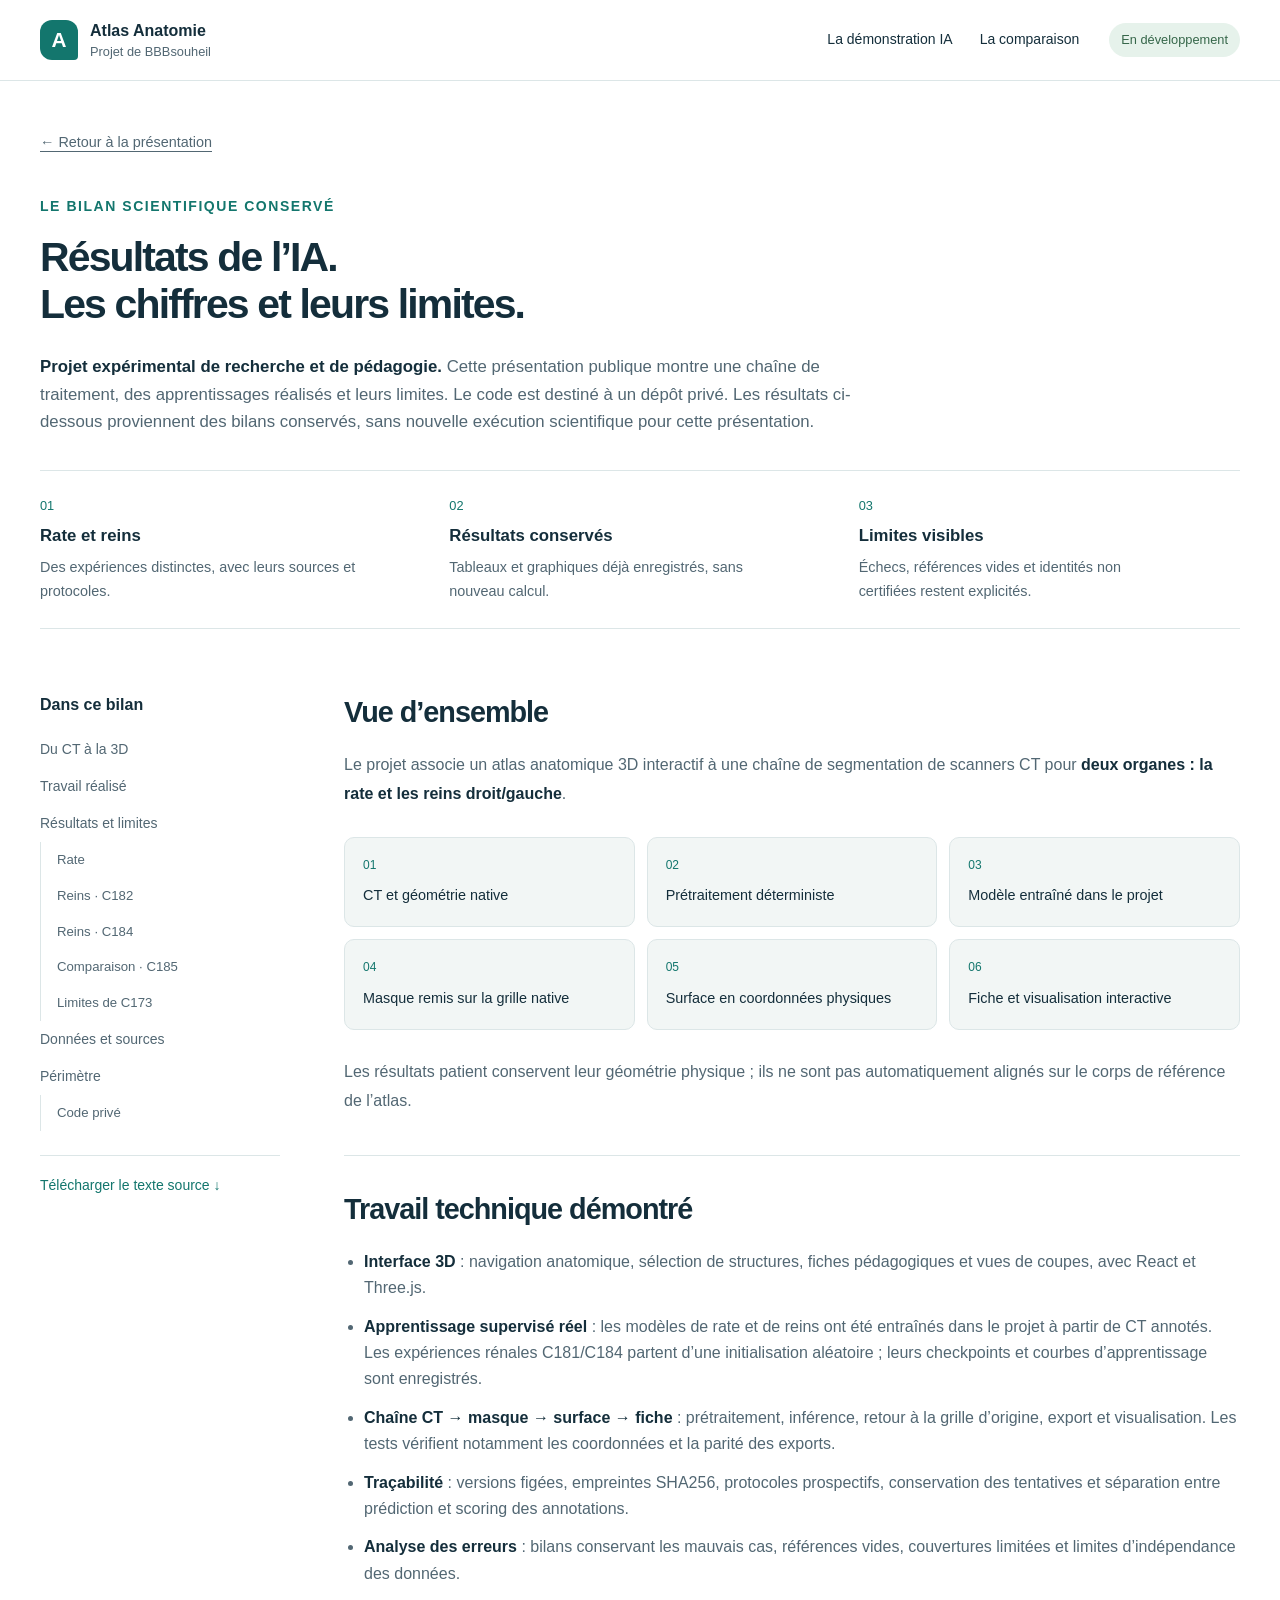
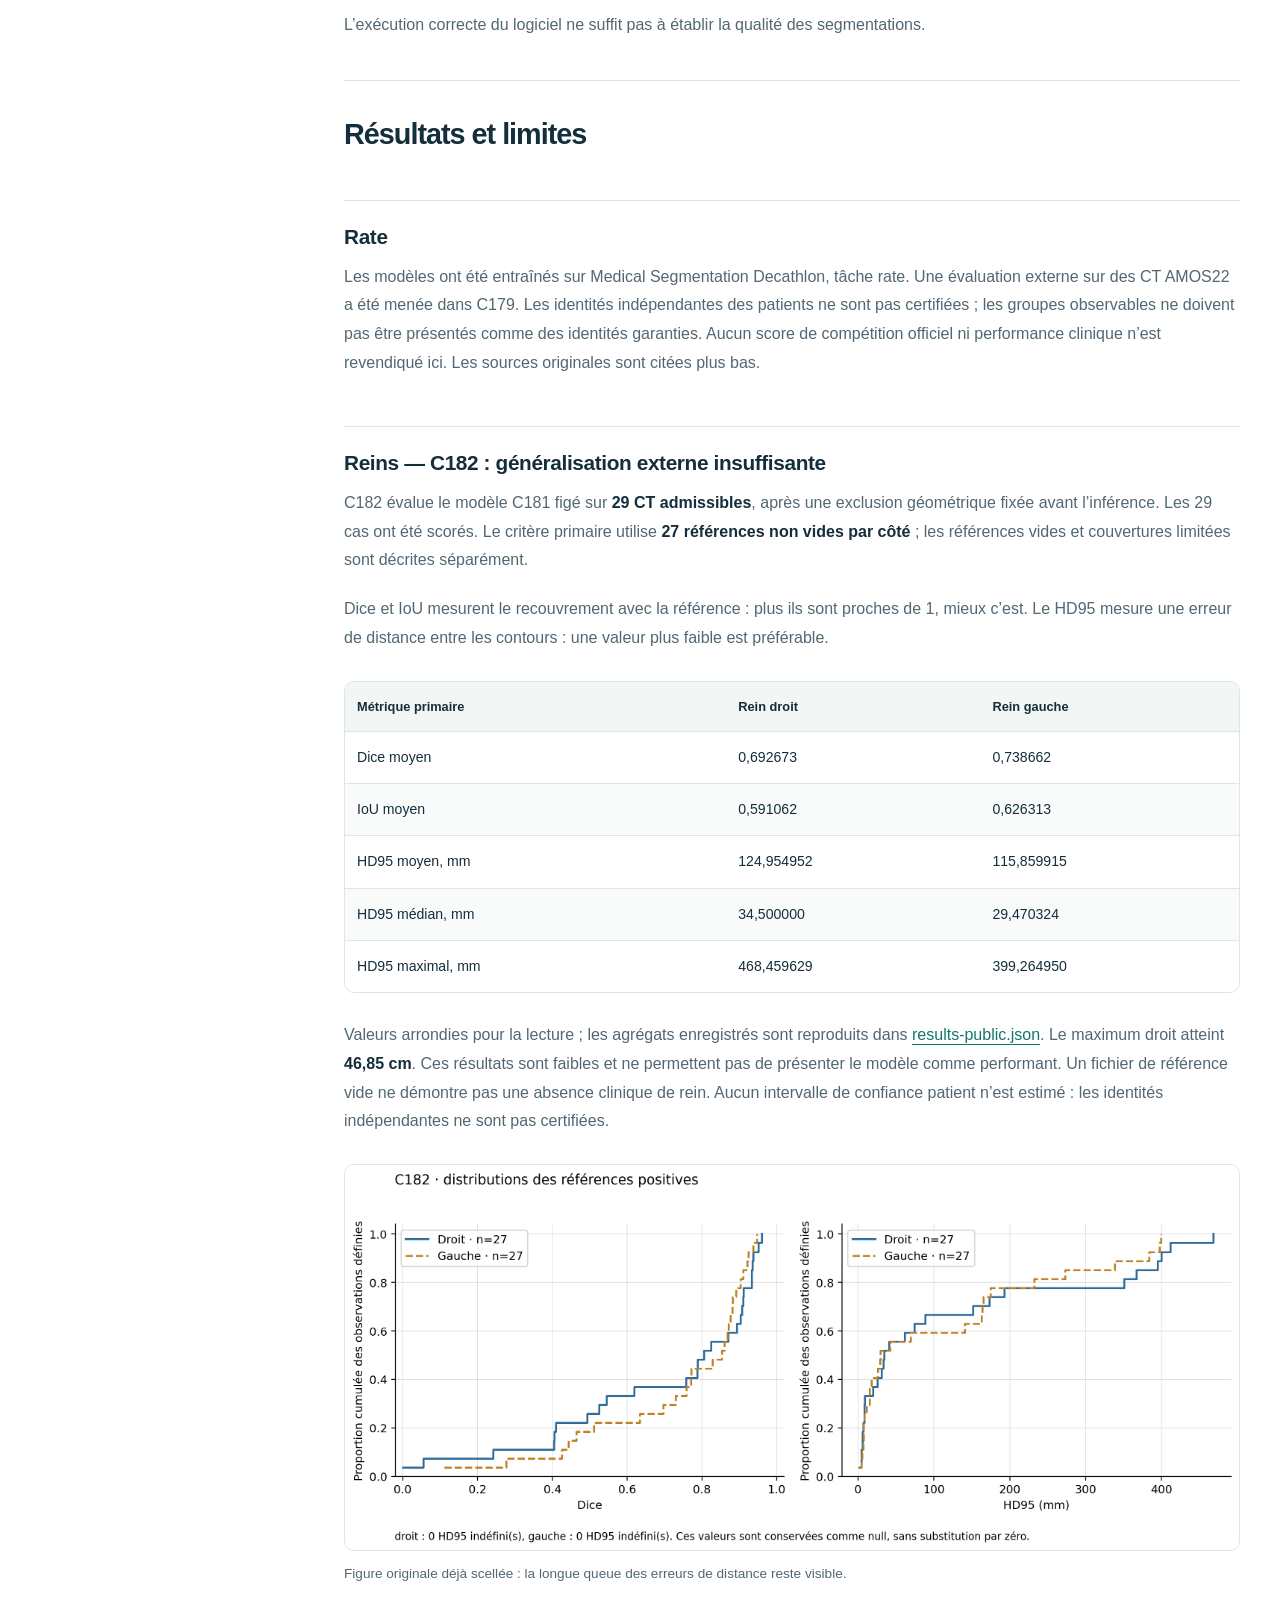
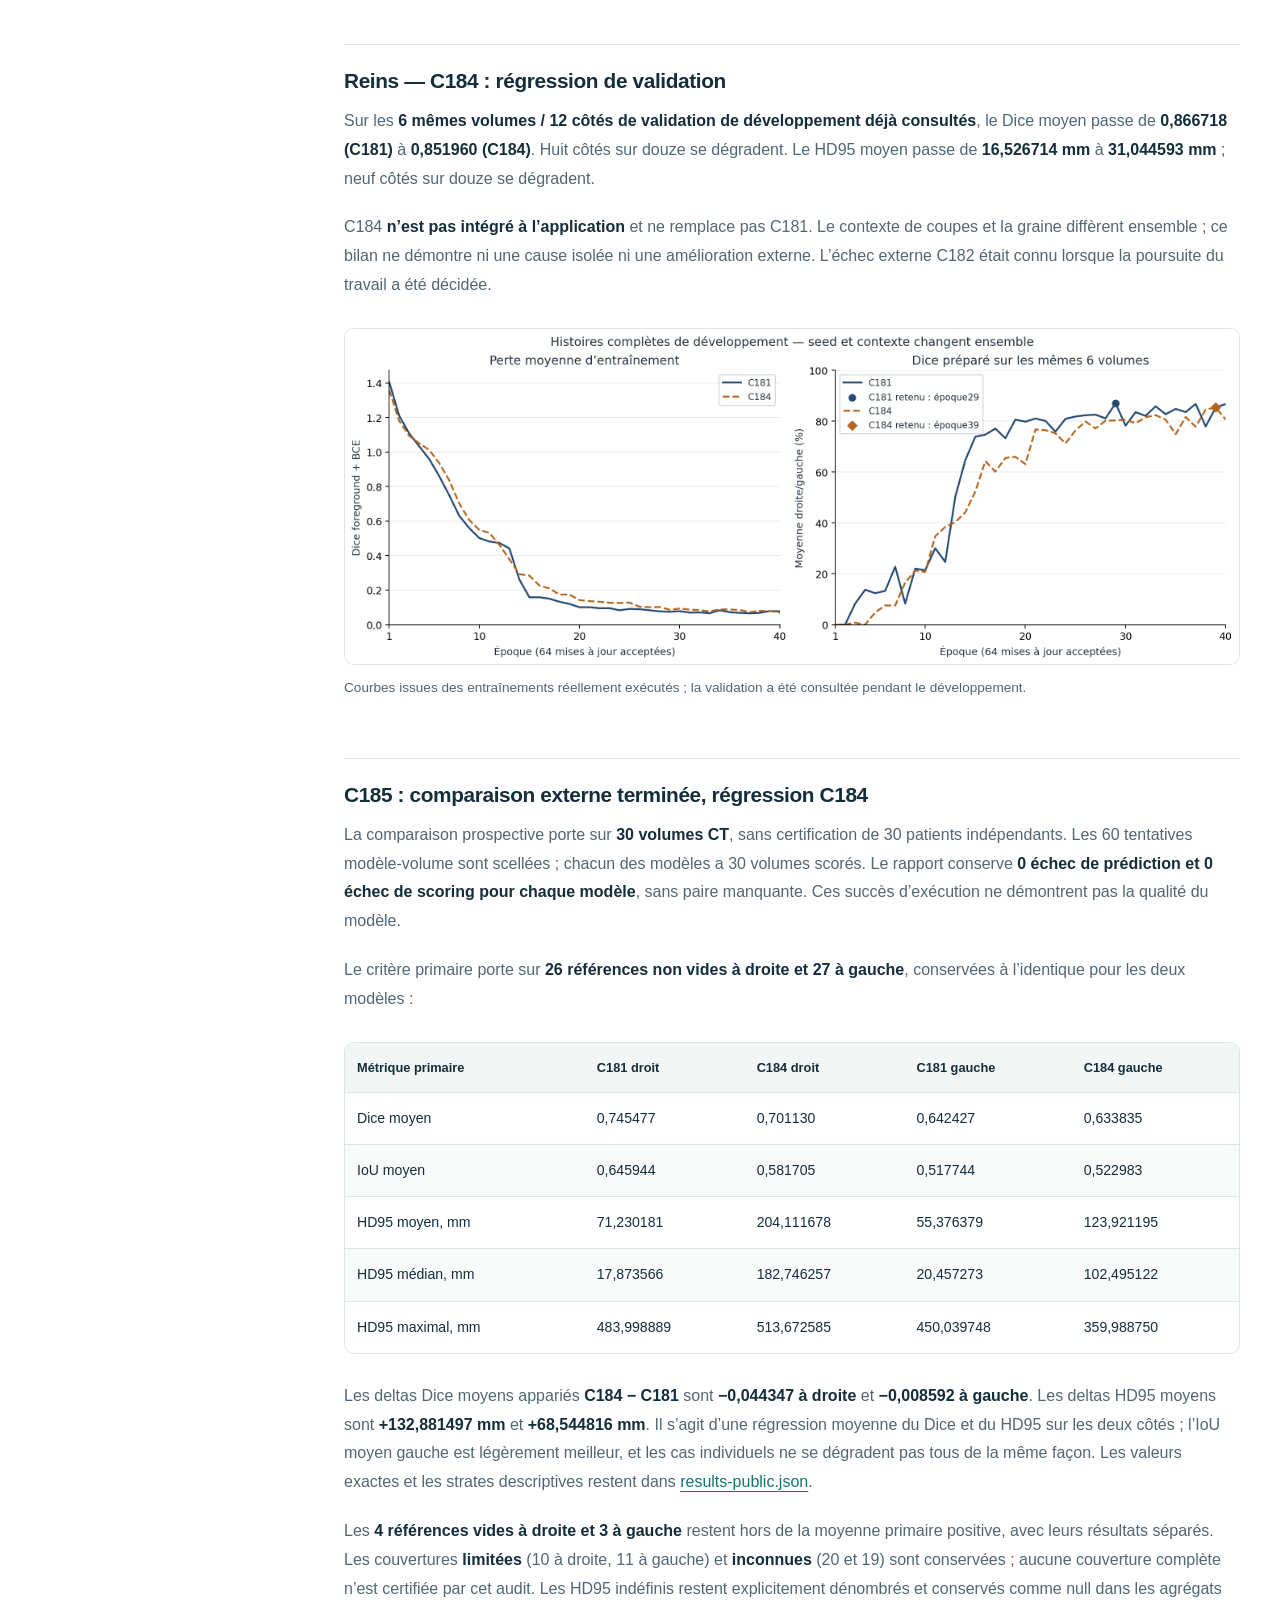
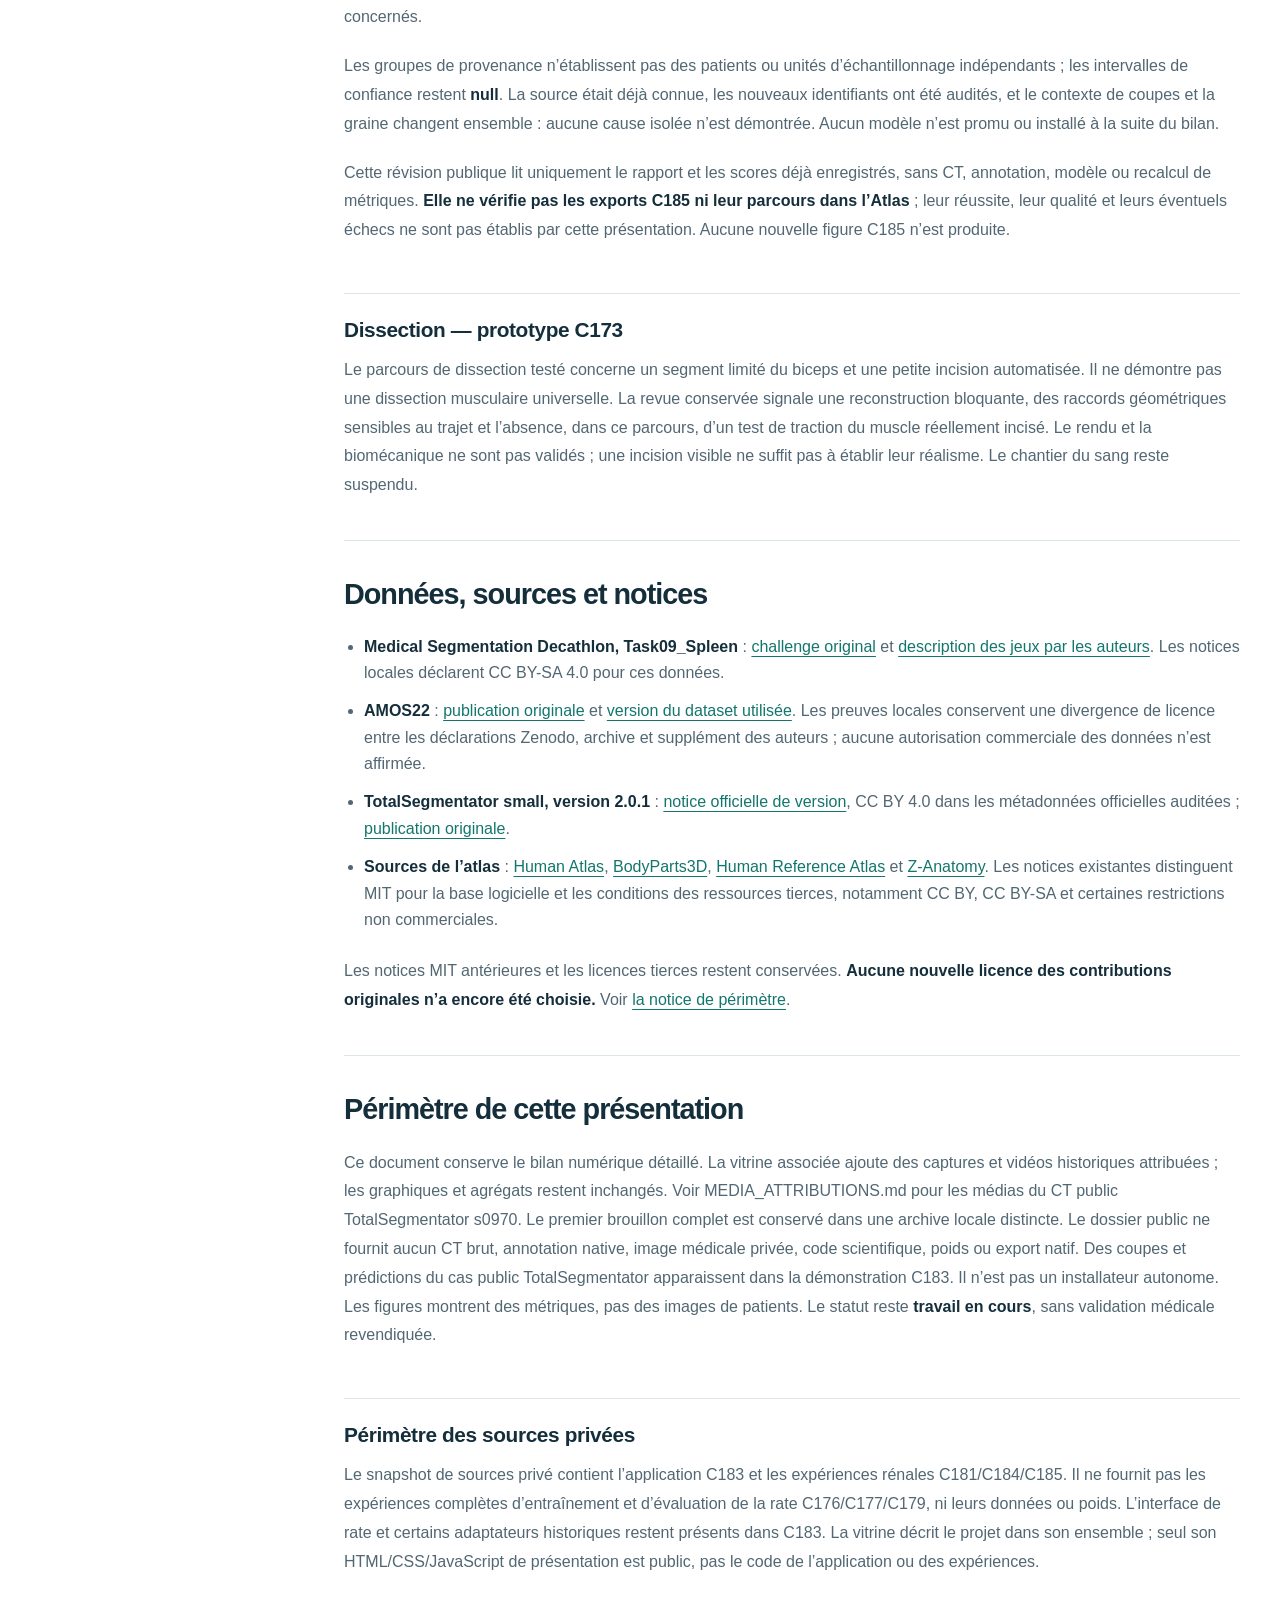
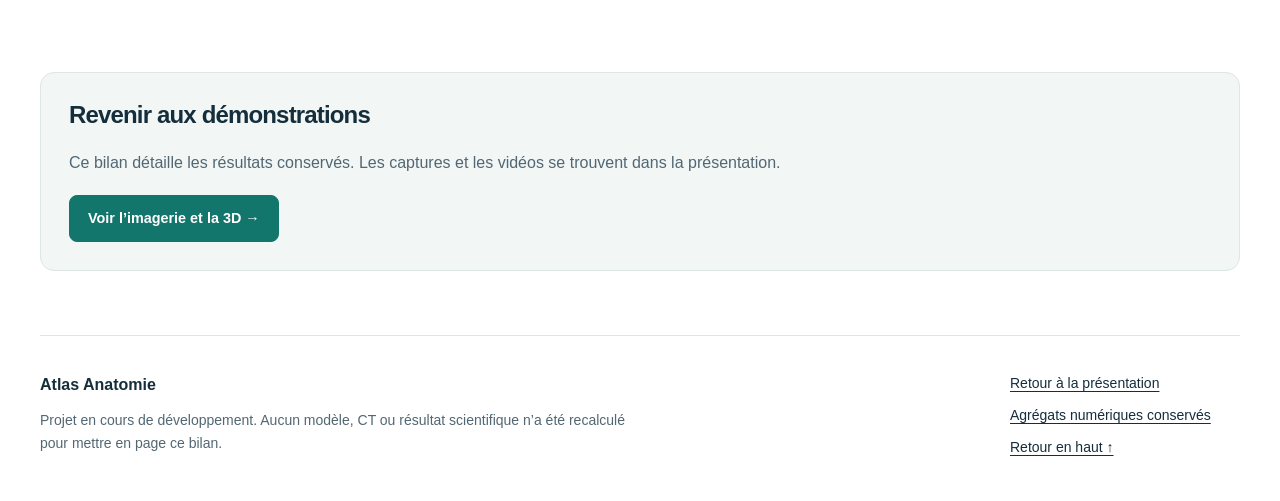
<file: bilan-ia.html>
<!doctype html>
<html lang="fr">
<head>
  <meta charset="utf-8">
  <meta name="viewport" content="width=device-width, initial-scale=1">
  <meta name="description" content="Bilan détaillé des expériences IA de l’Atlas : apprentissage, résultats de segmentation, graphiques et limites conservées.">
  <title>Bilan IA et limites — Atlas Anatomie</title>
  <link rel="icon" href="favicon.svg" type="image/svg+xml">
  <link rel="stylesheet" href="styles.css">
  <link rel="stylesheet" href="bilan-ia.css">
</head>
<body class="report-page">
<a class="skip" href="#bilan-contenu">Aller au bilan</a>
<header class="topbar">
  <a class="brand" href="index.html"><span class="brand-mark" aria-hidden="true">A</span><span>Atlas Anatomie<small>Projet de BBBsouheil</small></span></a>
  <nav aria-label="Navigation principale"><a href="index.html#ia">La démonstration IA</a><a href="index.html#experiences">La comparaison</a></nav>
  <span class="status">En développement</span>
</header>
<main id="bilan-contenu">
  <div class="report-hero wrap">
    <a class="report-back" href="index.html#experiences">← Retour à la présentation</a>
    <p class="eyebrow">Le bilan scientifique conservé</p>
    <h1>Résultats de l’IA.<br>Les chiffres et leurs limites.</h1>
    <p class="report-intro"><strong>Projet expérimental de recherche et de pédagogie.</strong> Cette présentation publique montre une chaîne de traitement, des apprentissages réalisés et leurs limites. Le code est destiné à un dépôt privé. Les résultats ci-dessous proviennent des bilans conservés, sans nouvelle exécution scientifique pour cette présentation.</p>
    <div class="report-summary" aria-label="Repères de lecture"><div><span>01</span><strong>Rate et reins</strong><p>Des expériences distinctes, avec leurs sources et protocoles.</p></div><div><span>02</span><strong>Résultats conservés</strong><p>Tableaux et graphiques déjà enregistrés, sans nouveau calcul.</p></div><div><span>03</span><strong>Limites visibles</strong><p>Échecs, références vides et identités non certifiées restent explicités.</p></div></div>
  </div>
  <div class="report-layout wrap">
    <aside class="report-sidebar"><nav aria-label="Sommaire du bilan"><h2>Dans ce bilan</h2><ol><li class=""><a href="#parcours">Du CT à la 3D</a></li>
<li class=""><a href="#ingenierie">Travail réalisé</a></li>
<li class=""><a href="#resultats">Résultats et limites</a></li>
<li class="toc-child"><a href="#rate">Rate</a></li>
<li class="toc-child"><a href="#reins-c182">Reins · C182</a></li>
<li class="toc-child"><a href="#reins-c184">Reins · C184</a></li>
<li class="toc-child"><a href="#comparaison-c185">Comparaison · C185</a></li>
<li class="toc-child"><a href="#dissection-c173">Limites de C173</a></li>
<li class=""><a href="#sources">Données et sources</a></li>
<li class=""><a href="#perimetre">Périmètre</a></li>
<li class="toc-child"><a href="#sources-privees">Code privé</a></li></ol></nav><a class="report-download" href="RESULTATS_IA_DETAILS.md" download>Télécharger le texte source ↓</a></aside>
    <article class="report-content"><section class="report-section" aria-labelledby="parcours">
<h2 id="parcours">Vue d’ensemble</h2>
<p>Le projet associe un atlas anatomique 3D interactif à une chaîne de segmentation de scanners CT pour <strong>deux organes : la rate et les reins droit/gauche</strong>.</p>
<ol class="report-pipeline" aria-label="Du scanner à la visualisation"><li>CT et géométrie native</li><li>Prétraitement déterministe</li><li>Modèle entraîné dans le projet</li><li>Masque remis sur la grille native</li><li>Surface en coordonnées physiques</li><li>Fiche et visualisation interactive</li></ol>
<p>Les résultats patient conservent leur géométrie physique ; ils ne sont pas automatiquement alignés sur le corps de référence de l’atlas.</p>
</section>
<section class="report-section" aria-labelledby="ingenierie">
<h2 id="ingenierie">Travail technique démontré</h2>
<ul>
<li><strong>Interface 3D</strong> : navigation anatomique, sélection de structures, fiches pédagogiques et vues de coupes, avec React et Three.js.</li>
<li><strong>Apprentissage supervisé réel</strong> : les modèles de rate et de reins ont été entraînés dans le projet à partir de CT annotés. Les expériences rénales C181/C184 partent d’une initialisation aléatoire ; leurs checkpoints et courbes d’apprentissage sont enregistrés.</li>
<li><strong>Chaîne CT → masque → surface → fiche</strong> : prétraitement, inférence, retour à la grille d’origine, export et visualisation. Les tests vérifient notamment les coordonnées et la parité des exports.</li>
<li><strong>Traçabilité</strong> : versions figées, empreintes SHA256, protocoles prospectifs, conservation des tentatives et séparation entre prédiction et scoring des annotations.</li>
<li><strong>Analyse des erreurs</strong> : bilans conservant les mauvais cas, références vides, couvertures limitées et limites d’indépendance des données.</li>
</ul>
<p>L’exécution correcte du logiciel ne suffit pas à établir la qualité des segmentations.</p>
</section>
<section class="report-section" aria-labelledby="resultats">
<h2 id="resultats">Résultats et limites</h2>
<h3 id="rate">Rate</h3>
<p>Les modèles ont été entraînés sur Medical Segmentation Decathlon, tâche rate. Une évaluation externe sur des CT AMOS22 a été menée dans C179. Les identités indépendantes des patients ne sont pas certifiées ; les groupes observables ne doivent pas être présentés comme des identités garanties. Aucun score de compétition officiel ni performance clinique n’est revendiqué ici. Les sources originales sont citées plus bas.</p>
<h3 id="reins-c182">Reins — C182 : généralisation externe insuffisante</h3>
<p>C182 évalue le modèle C181 figé sur <strong>29 CT admissibles</strong>, après une exclusion géométrique fixée avant l’inférence. Les 29 cas ont été scorés. Le critère primaire utilise <strong>27 références non vides par côté</strong> ; les références vides et couvertures limitées sont décrites séparément.</p>
<p>Dice et IoU mesurent le recouvrement avec la référence : plus ils sont proches de 1, mieux c’est. Le HD95 mesure une erreur de distance entre les contours : une valeur plus faible est préférable.</p>
<div class="table-scroll" role="region" aria-label="Tableau des métriques" tabindex="0"><table><thead><tr><th scope="col">Métrique primaire</th><th scope="col">Rein droit</th><th scope="col">Rein gauche</th></tr></thead><tbody>
<tr><th scope="row">Dice moyen</th><td>0,692673</td><td>0,738662</td></tr>
<tr><th scope="row">IoU moyen</th><td>0,591062</td><td>0,626313</td></tr>
<tr><th scope="row">HD95 moyen, mm</th><td>124,954952</td><td>115,859915</td></tr>
<tr><th scope="row">HD95 médian, mm</th><td>34,500000</td><td>29,470324</td></tr>
<tr><th scope="row">HD95 maximal, mm</th><td>468,459629</td><td>399,264950</td></tr>
</tbody></table></div>
<p>Valeurs arrondies pour la lecture ; les agrégats enregistrés sont reproduits dans <a href="results-public.json">results-public.json</a>. Le maximum droit atteint <strong>46,85 cm</strong>. Ces résultats sont faibles et ne permettent pas de présenter le modèle comme performant. Un fichier de référence vide ne démontre pas une absence clinique de rein. Aucun intervalle de confiance patient n’est estimé : les identités indépendantes ne sont pas certifiées.</p>
<figure class="report-figure"><a href="figures/c182-distributions-positives.png" aria-label="Agrandir : Distributions externes C182 : Dice et HD95, références non vides"><img src="figures/c182-distributions-positives.png" alt="Distributions externes C182 : Dice et HD95, références non vides" loading="lazy"></a>
<figcaption>Figure originale déjà scellée : la longue queue des erreurs de distance reste visible.</figcaption>
</figure>
<h3 id="reins-c184">Reins — C184 : régression de validation</h3>
<p>Sur les <strong>6 mêmes volumes / 12 côtés de validation de développement déjà consultés</strong>, le Dice moyen passe de <strong>0,866718 (C181)</strong> à <strong>0,851960 (C184)</strong>. Huit côtés sur douze se dégradent. Le HD95 moyen passe de <strong>16,526714 mm</strong> à <strong>31,044593 mm</strong> ; neuf côtés sur douze se dégradent.</p>
<p>C184 <strong>n’est pas intégré à l’application</strong> et ne remplace pas C181. Le contexte de coupes et la graine diffèrent ensemble ; ce bilan ne démontre ni une cause isolée ni une amélioration externe. L’échec externe C182 était connu lorsque la poursuite du travail a été décidée.</p>
<figure class="report-figure"><a href="figures/c184-apprentissage-developpement.png" aria-label="Agrandir : Courbes d’apprentissage et de validation de développement C181 et C184"><img src="figures/c184-apprentissage-developpement.png" alt="Courbes d’apprentissage et de validation de développement C181 et C184" loading="lazy"></a>
<figcaption>Courbes issues des entraînements réellement exécutés ; la validation a été consultée pendant le développement.</figcaption>
</figure>
<h3 id="comparaison-c185">C185 : comparaison externe terminée, régression C184</h3>
<p>La comparaison prospective porte sur <strong>30 volumes CT</strong>, sans certification de 30 patients indépendants. Les 60 tentatives modèle-volume sont scellées ; chacun des modèles a 30 volumes scorés. Le rapport conserve <strong>0 échec de prédiction et 0 échec de scoring pour chaque modèle</strong>, sans paire manquante. Ces succès d’exécution ne démontrent pas la qualité du modèle.</p>
<p>Le critère primaire porte sur <strong>26 références non vides à droite et 27 à gauche</strong>, conservées à l’identique pour les deux modèles :</p>
<div class="table-scroll" role="region" aria-label="Tableau des métriques" tabindex="0"><table><thead><tr><th scope="col">Métrique primaire</th><th scope="col">C181 droit</th><th scope="col">C184 droit</th><th scope="col">C181 gauche</th><th scope="col">C184 gauche</th></tr></thead><tbody>
<tr><th scope="row">Dice moyen</th><td>0,745477</td><td>0,701130</td><td>0,642427</td><td>0,633835</td></tr>
<tr><th scope="row">IoU moyen</th><td>0,645944</td><td>0,581705</td><td>0,517744</td><td>0,522983</td></tr>
<tr><th scope="row">HD95 moyen, mm</th><td>71,230181</td><td>204,111678</td><td>55,376379</td><td>123,921195</td></tr>
<tr><th scope="row">HD95 médian, mm</th><td>17,873566</td><td>182,746257</td><td>20,457273</td><td>102,495122</td></tr>
<tr><th scope="row">HD95 maximal, mm</th><td>483,998889</td><td>513,672585</td><td>450,039748</td><td>359,988750</td></tr>
</tbody></table></div>
<p>Les deltas Dice moyens appariés <strong>C184 − C181</strong> sont <strong>−0,044347 à droite</strong> et <strong>−0,008592 à gauche</strong>. Les deltas HD95 moyens sont <strong>+132,881497 mm</strong> et <strong>+68,544816 mm</strong>. Il s’agit d’une régression moyenne du Dice et du HD95 sur les deux côtés ; l’IoU moyen gauche est légèrement meilleur, et les cas individuels ne se dégradent pas tous de la même façon. Les valeurs exactes et les strates descriptives restent dans <a href="results-public.json">results-public.json</a>.</p>
<p>Les <strong>4 références vides à droite et 3 à gauche</strong> restent hors de la moyenne primaire positive, avec leurs résultats séparés. Les couvertures <strong>limitées</strong> (10 à droite, 11 à gauche) et <strong>inconnues</strong> (20 et 19) sont conservées ; aucune couverture complète n’est certifiée par cet audit. Les HD95 indéfinis restent explicitement dénombrés et conservés comme null dans les agrégats concernés.</p>
<p>Les groupes de provenance n’établissent pas des patients ou unités d’échantillonnage indépendants ; les intervalles de confiance restent <strong>null</strong>. La source était déjà connue, les nouveaux identifiants ont été audités, et le contexte de coupes et la graine changent ensemble : aucune cause isolée n’est démontrée. Aucun modèle n’est promu ou installé à la suite du bilan.</p>
<p>Cette révision publique lit uniquement le rapport et les scores déjà enregistrés, sans CT, annotation, modèle ou recalcul de métriques. <strong>Elle ne vérifie pas les exports C185 ni leur parcours dans l’Atlas</strong> ; leur réussite, leur qualité et leurs éventuels échecs ne sont pas établis par cette présentation. Aucune nouvelle figure C185 n’est produite.</p>
<h3 id="dissection-c173">Dissection — prototype C173</h3>
<p>Le parcours de dissection testé concerne un segment limité du biceps et une petite incision automatisée. Il ne démontre pas une dissection musculaire universelle. La revue conservée signale une reconstruction bloquante, des raccords géométriques sensibles au trajet et l’absence, dans ce parcours, d’un test de traction du muscle réellement incisé. Le rendu et la biomécanique ne sont pas validés ; une incision visible ne suffit pas à établir leur réalisme. Le chantier du sang reste suspendu.</p>
</section>
<section class="report-section" aria-labelledby="sources">
<h2 id="sources">Données, sources et notices</h2>
<ul>
<li><strong>Medical Segmentation Decathlon, Task09_Spleen</strong> : <a href="https://medicaldecathlon.com/">challenge original</a> et <a href="https://arxiv.org/abs/1902.09063">description des jeux par les auteurs</a>. Les notices locales déclarent CC BY-SA 4.0 pour ces données.</li>
<li><strong>AMOS22</strong> : <a href="https://proceedings.neurips.cc/paper_files/paper/2022/file/ee604e1bedbd069d9fc9328b7b9584be-Paper-Datasets_and_Benchmarks.pdf">publication originale</a> et <a href="https://zenodo.org/records/7262581">version du dataset utilisée</a>. Les preuves locales conservent une divergence de licence entre les déclarations Zenodo, archive et supplément des auteurs ; aucune autorisation commerciale des données n’est affirmée.</li>
<li><strong>TotalSegmentator small, version 2.0.1</strong> : <a href="https://zenodo.org/records/10047263">notice officielle de version</a>, CC BY 4.0 dans les métadonnées officielles auditées ; <a href="https://pubs.rsna.org/doi/10.1148/ryai.230024">publication originale</a>.</li>
<li><strong>Sources de l’atlas</strong> : <a href="https://github.com/slorksmo/Human-Atlas">Human Atlas</a>, <a href="https://dbarchive.biosciencedbc.jp/en/bodyparts3d/lic.html">BodyParts3D</a>, <a href="https://humanatlas.io/">Human Reference Atlas</a> et <a href="https://github.com/Z-Anatomy/Models-of-human-anatomy">Z-Anatomy</a>. Les notices existantes distinguent MIT pour la base logicielle et les conditions des ressources tierces, notamment CC BY, CC BY-SA et certaines restrictions non commerciales.</li>
</ul>
<p>Les notices MIT antérieures et les licences tierces restent conservées. <strong>Aucune nouvelle licence des contributions originales n’a encore été choisie.</strong> Voir <a href="NOTICE_DONNEES_ET_DROITS.txt">la notice de périmètre</a>.</p>
</section>
<section class="report-section" aria-labelledby="perimetre">
<h2 id="perimetre">Périmètre de cette présentation</h2>
<p>Ce document conserve le bilan numérique détaillé. La vitrine associée ajoute des captures et vidéos historiques attribuées ; les graphiques et agrégats restent inchangés. Voir MEDIA_ATTRIBUTIONS.md pour les médias du CT public TotalSegmentator s0970. Le premier brouillon complet est conservé dans une archive locale distincte. Le dossier public ne fournit aucun CT brut, annotation native, image médicale privée, code scientifique, poids ou export natif. Des coupes et prédictions du cas public TotalSegmentator apparaissent dans la démonstration C183. Il n’est pas un installateur autonome. Les figures montrent des métriques, pas des images de patients. Le statut reste <strong>travail en cours</strong>, sans validation médicale revendiquée.</p>
<h3 id="sources-privees">Périmètre des sources privées</h3>
<p>Le snapshot de sources privé contient l’application C183 et les expériences rénales C181/C184/C185. Il ne fournit pas les expériences complètes d’entraînement et d’évaluation de la rate C176/C177/C179, ni leurs données ou poids. L’interface de rate et certains adaptateurs historiques restent présents dans C183. La vitrine décrit le projet dans son ensemble ; seul son HTML/CSS/JavaScript de présentation est public, pas le code de l’application ou des expériences.</p>
</section></article>
  </div>
  <div class="report-end wrap"><h2>Revenir aux démonstrations</h2><p>Ce bilan détaille les résultats conservés. Les captures et les vidéos se trouvent dans la présentation.</p><a class="button primary" href="index.html#ia">Voir l’imagerie et la 3D →</a></div>
</main>
<footer class="footer wrap"><div><strong>Atlas Anatomie</strong><p>Projet en cours de développement. Aucun modèle, CT ou résultat scientifique n’a été recalculé pour mettre en page ce bilan.</p></div><div><a href="index.html">Retour à la présentation</a><a href="results-public.json">Agrégats numériques conservés</a><a href="#">Retour en haut ↑</a></div></footer>
</body>
</html>
</file>
<file: styles.css>
:root{--ink:#142e3b;--muted:#526773;--teal:#13766d;--line:#dce6e7;--soft:#f2f6f5;--navy:#122e3a;--accent:#b4dfd6;--white:#fff;--radius:18px;font-family:Inter,"Segoe UI",Arial,sans-serif;color:var(--ink);background:#fff;font-synthesis:none}
*{box-sizing:border-box}html{scroll-behavior:smooth;scroll-padding-top:100px}body{margin:0;font-size:16px;line-height:1.65}a{color:inherit}button{font:inherit}img,video{display:block;width:100%;height:auto}figure{margin:0}h1,h2,h3,h4,p{margin-top:0}h1{font-size:clamp(2.1rem,3.2vw,3.4rem);line-height:1.15;letter-spacing:-.045em;font-weight:650;margin-bottom:25px}h1 em{font-style:normal;color:var(--teal)}h2{font-size:clamp(1.85rem,3vw,2.65rem);line-height:1.2;letter-spacing:-.035em;margin-bottom:20px;font-weight:650}h3{font-size:1.25rem;line-height:1.35;letter-spacing:-.018em;margin-bottom:12px}h4{font-size:1rem;margin:28px 0 10px}p{margin-bottom:18px}ul{padding-left:20px;margin:10px 0 24px}li{margin:8px 0}button,a{touch-action:manipulation}a:focus-visible,button:focus-visible,video:focus-visible{outline:3px solid #279cce;outline-offset:5px}a:hover{color:var(--teal)}.wrap{width:min(1280px,calc(100% - 80px));margin-inline:auto}.section{padding-top:92px;padding-bottom:92px;scroll-margin-top:15px}.soft{background:var(--soft)}.eyebrow{font-size:.875rem;font-weight:650;letter-spacing:.11em;text-transform:uppercase;color:var(--teal);margin-bottom:16px}.lead{font-size:1.2rem;line-height:1.6}.caption,figcaption{font-size:.875rem;line-height:1.55;color:var(--muted)}figcaption{padding:14px 0}.detail{color:var(--muted);font-size:.875rem}.skip{position:fixed;z-index:10;top:-80px;left:20px;background:white;padding:10px 20px}.skip:focus{top:10px}
.topbar{padding:20px 40px;display:flex;gap:30px;align-items:center;border-bottom:1px solid var(--line);background:rgba(255,255,255,.97);position:sticky;top:0;z-index:5}.brand{display:flex;align-items:center;gap:12px;font-weight:700;text-decoration:none;line-height:1.2}.brand small{display:block;color:var(--muted);font-weight:400;font-size:.8rem;margin-top:4px}.brand-mark{display:grid;place-items:center;width:38px;height:40px;background:var(--teal);color:white;border-radius:12px 12px 4px 12px;font-size:1.3rem}.topbar nav{display:flex;gap:27px;margin-left:auto}.topbar nav a{text-decoration:none;font-size:.875rem}.status{padding:6px 12px;border-radius:30px;background:#e6f2eb;color:#356649;font-size:.8rem;white-space:nowrap}
.hero{padding-top:76px;padding-bottom:66px;display:grid;grid-template-columns:1.02fr 1.1fr;gap:50px;align-items:center}.hero-copy>p:not(.eyebrow){max-width:600px}.hero-copy>.caption{margin-top:23px}.hero-visual{border:1px solid var(--line);border-radius:var(--radius);background:#f3f7f6;box-shadow:0 24px 70px #183c4514;overflow:hidden;transform:rotate(1deg)}.hero-visual figcaption{padding:18px 22px}.window-label{display:flex;align-items:center;gap:10px;padding:12px 18px;font-size:.8rem;border-bottom:1px solid var(--line)}.dot{width:8px;height:8px;border-radius:50%;background:var(--teal)}.actions{display:flex;flex-wrap:wrap;gap:12px;margin-top:27px}.button{display:inline-flex;justify-content:center;align-items:center;gap:12px;padding:12px 18px;border-radius:8px;border:1px solid #bfcdd0;text-decoration:none;font-weight:600;font-size:.9rem;line-height:1.5;background:transparent}.primary{background:var(--teal);color:white;border-color:var(--teal)}.primary:hover{background:#0c625a;color:#fff}.project-map{display:grid;grid-template-columns:repeat(3,1fr);border-block:1px solid var(--line)}.project-map a{display:grid;grid-template-columns:42px 1fr;gap:0 8px;padding:26px;text-decoration:none}.project-map a+a{border-left:1px solid var(--line)}.project-map span{grid-row:span 2;color:var(--teal);font-size:.85rem;padding-top:3px}.project-map strong{font-size:1.05rem}.project-map small{font-size:.875rem;color:var(--muted)}
.section-heading{max-width:820px;margin-bottom:40px}.section-heading>p:last-child{max-width:750px;color:var(--muted)}.feature-grid{display:grid;grid-template-columns:repeat(3,1fr);gap:24px}.feature-grid article{border-top:2px solid #c9dcd8;padding:25px 18px 10px 0}.feature-number{font-size:.8rem;letter-spacing:.06em;color:var(--teal);display:block;margin-bottom:15px}.gallery{margin-top:48px;padding:26px;border:1px solid var(--line);border-radius:var(--radius);background:var(--soft)}.gallery-head{display:flex;justify-content:space-between;align-items:center;gap:20px;margin-bottom:20px}.gallery-head h3{margin:0}.tabs{display:flex;gap:5px;background:#e4ecea;padding:4px;border-radius:10px}.tabs button{border:0;background:transparent;padding:7px 16px;font-size:.875rem;cursor:pointer;border-radius:7px;color:var(--muted)}.tabs button[aria-selected=true]{background:white;color:var(--ink);box-shadow:0 2px 4px #152e3b12}.gallery img{max-height:640px;object-fit:contain;object-position:center;background:#f5f7f8;border:1px solid var(--line);border-radius:9px}.gallery .caption{margin-bottom:0}
.two-columns{display:grid;grid-template-columns:1fr 1fr;gap:70px}.steps-list article{display:flex;gap:20px;margin-bottom:22px}.steps-list article>span{display:grid;place-items:center;background:white;border:1px solid #c6d7d4;border-radius:50%;width:35px;height:35px;flex-shrink:0;font-size:.875rem;color:var(--teal)}.steps-list h3{font-size:1.05rem;margin-bottom:6px}.steps-list p{color:var(--muted)}.note{margin-top:28px;border-left:3px solid var(--teal);padding:12px 22px;font-size:.9rem;background:#e7efec}.video-layout{display:grid;grid-template-columns:1.65fr 1fr;gap:38px;align-items:start}.video-layout video{border-radius:12px;background:#0b1720;max-height:640px}.context-card{background:var(--soft);border-radius:12px;padding:26px}.pill{font-size:.8rem;display:inline-block;background:#e0ece7;color:#325d53;padding:6px 10px;border-radius:6px;margin-bottom:24px}.context-card p,.context-card li{font-size:.95rem}.suspended{border-top:1px solid #d4dedd;padding-top:15px;color:#735023;font-weight:500}
.dark{background:var(--navy);color:#f4faf8}.dark .eyebrow{color:var(--accent)}.dark .section-heading>p:last-child,.dark .caption,.dark figcaption{color:#c0d3d5}.distinction{display:grid;grid-template-columns:1fr 1fr;border:1px solid #526b73;border-radius:12px;margin:38px 0;overflow:hidden}.distinction>div{padding:24px 28px}.distinction>div+div{border-left:1px solid #526b73}.distinction span{display:block;font-size:.8rem;text-transform:uppercase;letter-spacing:.09em;color:var(--accent);margin-bottom:10px}.distinction strong{display:block;font-weight:600;margin-bottom:10px}.distinction p{font-size:.95rem;color:#c0d3d5;margin:0}.pipeline ol{padding:0;margin:38px 0 16px;display:grid;grid-template-columns:repeat(6,1fr);list-style:none;gap:14px;counter-reset:step}.pipeline li{position:relative;border-top:2px solid #6faaa4;padding:16px 4px 0;margin:0;counter-increment:step}.pipeline li::before{content:"0" counter(step);display:block;color:#83bcb4;font-size:.8rem;margin-bottom:7px}.pipeline strong{display:block;font-size:.95rem;font-weight:600}.pipeline span{font-size:.8rem;color:#c0d3d5}.imaging-demo{margin-top:45px}.dark .pill{background:#204853;color:#bbe0dc}.dark .text-link{color:var(--accent)}.dark .video-layout p{color:#c0d3d5}.dark .video-layout ul{font-size:.95rem}
.research-grid{display:grid;grid-template-columns:1fr 1fr;gap:30px}.research-card{border:1px solid var(--line);border-radius:var(--radius);padding:30px}.research-title{display:flex;align-items:center;gap:15px;margin-bottom:23px}.research-title .eyebrow{font-size:.8rem;margin-bottom:5px}.research-title h3{margin-bottom:0}.organ-mark{display:grid;place-items:center;background:#e5f0eb;color:var(--teal);font-weight:650;width:44px;height:48px;border-radius:13px}.research-card>p{color:var(--muted);font-size:.95rem}.table-scroll{overflow-x:auto}table{width:100%;border-collapse:collapse;font-size:.9rem}th,td{padding:11px 10px;border-bottom:1px solid var(--line);text-align:left}thead th{font-weight:600;background:var(--soft);color:var(--muted);font-size:.8rem}tbody th{font-weight:500}td{font-variant-numeric:tabular-nums;white-space:nowrap}.research-card .result-note{border-left:3px solid #be9060;background:#fbf5ed;padding:14px 17px;color:#684d2d;margin:24px 0 18px;font-size:.9rem}.text-link{color:var(--teal);text-underline-offset:4px;font-size:.95rem}.metric-guide{display:grid;grid-template-columns:1fr 1fr;gap:30px;background:var(--soft);padding:22px 28px;margin-top:25px;border-radius:10px}.metric-guide p{font-size:.9rem;color:var(--muted);margin:0}.metric-guide strong{color:var(--ink)}.methods{margin-top:50px;border-top:1px solid var(--line);padding-top:30px}.methods>div{display:grid;grid-template-columns:repeat(3,1fr);gap:28px;color:var(--muted);font-size:.9rem}.engineering-grid{display:grid;grid-template-columns:repeat(3,1fr);gap:30px}.engineering-grid article{padding:26px;background:white;border:1px solid var(--line);border-radius:12px}.engineering-grid p{color:var(--muted);font-size:.95rem}.engineering-grid .caption{font-size:.875rem}.tech-stack{margin-top:28px;margin-bottom:0}
.state-grid{display:grid;grid-template-columns:1fr 1fr;gap:30px}.state-grid article{padding:30px;border:1px solid var(--line);border-radius:12px}.state-label{display:inline-block;font-size:.8rem;padding:5px 9px;border-radius:5px;color:#285c4f;background:#e5f1e9;margin-bottom:20px}.state-label.amber{color:#715631;background:#f7eedf}.state-grid li{color:var(--muted);font-size:.95rem}.closing{margin-top:36px;padding:35px;border-radius:12px;background:var(--soft)}.closing p{color:var(--muted);max-width:930px}.footer{display:flex;justify-content:space-between;gap:45px;padding-block:36px;border-top:1px solid var(--line)}.footer p{font-size:.875rem;color:var(--muted);max-width:610px;margin:10px 0}.footer>div:last-child{display:flex;flex-direction:column;gap:9px;font-size:.875rem;min-width:230px}.footer a{text-underline-offset:3px}
@media(max-width:1100px){.wrap{width:calc(100% - 48px)}.topbar{padding-inline:24px;gap:15px}.topbar nav{gap:16px}.hero{gap:28px}.hero h1{font-size:2.45rem}.feature-grid{gap:16px}.video-layout{grid-template-columns:1.4fr 1fr;gap:25px}.research-card{padding:24px}}
@media(max-width:800px){.topbar{flex-wrap:wrap;padding:12px 20px;gap:12px}.brand{font-size:.95rem}.brand small{font-size:.75rem}.brand-mark{width:31px;height:33px}.topbar nav{order:3;width:100%;justify-content:space-between;gap:8px}.status{margin-left:auto;font-size:.75rem}.topbar nav a{font-size:.8rem}.wrap{width:calc(100% - 40px)}.section{padding-block:60px}.hero{grid-template-columns:1fr;padding-top:46px;padding-bottom:45px;gap:30px}.hero h1{font-size:clamp(2rem,6.5vw,2.85rem)}.hero-visual{transform:none}.hero .caption{max-width:100%}.project-map a{padding:18px 12px;display:block}.project-map span{display:block}.project-map strong{display:block;font-size:.9rem;margin-block:6px}.project-map small{font-size:.8rem;line-height:1.4;display:block}.feature-grid{grid-template-columns:1fr 1fr;gap:20px}.gallery{padding:18px}.gallery-head{align-items:flex-start;flex-direction:column}.tabs{width:100%}.tabs button{flex:1;padding-inline:8px}.two-columns,.video-layout,.research-grid,.state-grid{grid-template-columns:1fr;gap:28px}.distinction{grid-template-columns:1fr}.distinction>div+div{border-left:0;border-top:1px solid #526b73}.pipeline ol{grid-template-columns:repeat(3,1fr);gap:20px}.metric-guide{grid-template-columns:1fr;gap:18px}.methods>div,.engineering-grid{grid-template-columns:1fr;gap:16px}.footer{flex-direction:column;gap:20px}.closing{padding:25px}.research-card{padding:22px}.lead{font-size:1.1rem}}
@media(max-width:480px){.feature-grid{grid-template-columns:1fr;gap:8px}.feature-grid article{padding:20px 0 8px}.actions .button{width:100%}.project-map{grid-template-columns:1fr}.project-map a{display:grid;grid-template-columns:30px 1fr;padding:14px 10px;gap:0 9px}.project-map a+a{border-left:0;border-top:1px solid var(--line)}.project-map span{grid-row:span 2;padding-top:5px}.project-map strong{margin:0;font-size:1rem}.project-map small{margin-top:4px}.gallery-head h3{font-size:1.1rem}.pipeline span{font-size:.75rem}.pipeline strong{font-size:.875rem}.gallery{padding:12px}.context-card{padding:22px}h2{font-size:1.85rem}}
@media(prefers-reduced-motion:reduce){html{scroll-behavior:auto}}
.original-proof{margin-top:12px;padding:15px 18px;border:1px solid var(--line);border-radius:9px;font-size:.875rem;color:var(--muted)}.original-proof summary{cursor:pointer;color:var(--ink);font-weight:600}.original-proof p{margin:14px 0 10px}.scan-workbench{border:1px solid #45636b;border-radius:16px;overflow:hidden;scroll-margin-top:110px}.scan-toolbar{padding:22px 24px;background:#193d49;display:flex;flex-wrap:wrap;align-items:center;justify-content:space-between;gap:18px}.scan-toolbar .eyebrow{font-size:.75rem;display:block;margin-bottom:7px}.scan-toolbar h3{margin:0}.scan-tabs{display:flex;flex-wrap:wrap;gap:8px}.scan-tabs button{padding:9px 12px;border:1px solid #5e7f88;border-radius:7px;background:transparent;color:#e3efed;cursor:pointer;font-size:.875rem}.scan-tabs button[aria-pressed=true]{background:#c3e4db;color:#173e4c;border-color:#c3e4db}.scan-stage{display:flex;justify-content:center;align-items:center;background:#0c2429;min-height:300px}.scan-stage video{width:100%;max-width:1080px;height:auto;max-height:none;border-radius:0}.scan-stage[data-view=sagittal] video,.scan-stage[data-view=coronal] video,.scan-stage[data-view=axial] video{width:min(100%,450px)}.scan-workbench figcaption{padding:18px 24px;margin:0;background:#193d49}.scan-hint{padding:0 24px 20px;margin:0;font-size:.875rem;background:#193d49;color:#c8dedd}.slice-grid{display:grid;grid-template-columns:repeat(3,1fr);gap:24px;margin-top:30px}.slice-preview{position:relative;display:block;border:1px solid #517680;border-radius:12px;overflow:hidden;background:#12302c;padding:0;width:100%;aspect-ratio:300/326;cursor:zoom-in}.slice-preview img{position:absolute;max-width:none;width:533.333%;height:auto;top:-82.515%;left:-104.667%}.slice-preview.coronal img{width:536.913%;left:-209.06%}.slice-preview.axial img{width:536.913%;left:-313.087%}.slice-preview:hover{border-color:#b4dfd6}.slice-grid figcaption strong{color:#e4f5f0}.imaging-notes{display:grid;grid-template-columns:1fr 1fr;gap:35px;align-items:center;margin-top:36px;margin-bottom:22px}.imaging-notes p{color:#c0d3d5}.imaging-notes img{border-radius:10px;border:1px solid #517680;max-height:430px;object-fit:contain;background:#eaf0eb}.imaging-notes figcaption{margin-bottom:0}
@media(max-width:800px){.scan-toolbar{padding:18px}.scan-tabs{gap:6px}.scan-tabs button{font-size:.8rem;padding:8px 10px}.scan-workbench figcaption{padding:16px 18px}.scan-hint{padding-inline:18px}.slice-grid{grid-template-columns:1fr;gap:14px}.slice-grid figure{display:grid;grid-template-columns:140px 1fr;align-items:center;gap:15px}.slice-grid figcaption{padding:0}.imaging-notes{grid-template-columns:1fr;gap:20px}.scan-stage{min-height:230px}}
/* Continuous dissection recording: chapters and playback speed. */
.demo-controls{display:flex;justify-content:space-between;align-items:center;gap:16px;margin:12px 0;color:var(--ink)}
.demo-controls label{display:flex;align-items:center;gap:8px;font-size:.85rem;white-space:nowrap}
.demo-controls select{font:inherit;padding:7px 9px;background:#fff;color:var(--ink);border:1px solid #bfcfcc;border-radius:7px}
.chapter-buttons{display:flex;flex-wrap:wrap;gap:7px;margin:12px 0}
.chapter-buttons button{font:inherit;font-size:.8rem;border:1px solid #bfcfcc;border-radius:7px;background:#f0f6f4;color:#163c40;padding:7px 10px;cursor:pointer}
.chapter-buttons button:hover,.chapter-buttons button[aria-pressed="true"]{background:#d6eae4;border-color:#477c70}
@media(max-width:600px){.demo-controls{align-items:flex-start;flex-direction:column}.chapter-buttons button{font-size:.78rem}}
</file>
<file: bilan-ia.css>
.report-hero{padding-block:48px 42px}.report-back{display:inline-block;color:var(--muted);font-size:.9rem;text-underline-offset:4px;margin-bottom:40px}.report-hero h1{max-width:820px}.report-intro{max-width:820px;color:var(--muted);font-size:1.05rem}.report-intro strong{color:var(--ink)}
.report-summary{display:grid;grid-template-columns:repeat(3,1fr);gap:28px;margin-top:34px;border-block:1px solid var(--line);padding-block:24px}.report-summary span{display:block;color:var(--teal);font-size:.8rem;margin-bottom:6px}.report-summary strong{display:block;font-size:1.05rem;margin-bottom:6px}.report-summary p{font-size:.9rem;color:var(--muted);margin:0;max-width:320px}
.report-layout{display:grid;grid-template-columns:240px minmax(0,1fr);gap:64px;align-items:start;padding-bottom:56px}.report-sidebar{position:sticky;top:108px;padding:24px 0}.report-sidebar h2{font-size:1rem;letter-spacing:0;margin-bottom:17px}.report-sidebar ol{list-style:none;margin:0;padding:0}.report-sidebar li{margin:0}.report-sidebar a{display:block;padding:7px 0;text-decoration:none;font-size:.875rem;color:var(--muted)}.report-sidebar a:hover{color:var(--teal);text-decoration:underline;text-underline-offset:4px}.report-sidebar .toc-child a{padding-left:16px;font-size:.825rem;border-left:1px solid var(--line)}.report-sidebar .report-download{margin-top:24px;border-top:1px solid var(--line);padding-top:18px;color:var(--teal)}
.report-section{border-top:1px solid var(--line);padding:36px 0 20px}.report-section:first-child{border-top:0;padding-top:24px}.report-section h2{font-size:1.8rem;margin-bottom:22px}.report-section h3{font-size:1.3rem;margin-top:48px;padding-top:22px;border-top:1px solid var(--line)}.report-section h2,.report-section h3{scroll-margin-top:120px}.report-section p,.report-section li{color:var(--muted)}.report-section strong{color:var(--ink);font-weight:650}.report-section a{color:var(--teal);text-underline-offset:4px;overflow-wrap:anywhere}.report-section p{line-height:1.8;margin-bottom:20px}.report-section li{margin-block:12px}.report-content{min-width:0}.report-content .table-scroll{margin:28px 0;border:1px solid var(--line);border-radius:10px}.report-content table{font-size:.88rem}.report-content th,.report-content td{padding:14px 12px}.report-content thead th{color:var(--ink)}.report-content tbody tr:last-child>*{border-bottom:0}.report-content tbody tr:nth-child(even){background:#f9fbfa}
.report-pipeline{display:grid;grid-template-columns:repeat(3,minmax(0,1fr));gap:12px;list-style:none;padding:0;margin:28px 0;counter-reset:pipeline}.report-pipeline li{margin:0;padding:18px;border:1px solid var(--line);border-radius:10px;background:var(--soft);counter-increment:pipeline;font-size:.9rem;color:var(--ink)}.report-pipeline li:before{content:"0" counter(pipeline);display:block;color:var(--teal);font-size:.75rem;margin-bottom:9px}.report-figure{margin:28px 0 38px}.report-figure img{border:1px solid var(--line);border-radius:10px;background:var(--soft)}.report-figure figcaption{padding-block:12px;font-size:.85rem}.report-end{padding:28px;margin-bottom:64px;border:1px solid var(--line);border-radius:14px;background:var(--soft)}.report-end h2{font-size:1.5rem}.report-end p{color:var(--muted)}
@media(max-width:1100px){.report-layout{grid-template-columns:200px minmax(0,1fr);gap:32px}.report-content th,.report-content td{padding:12px 9px}}
@media(max-width:800px){.report-hero{padding-block:30px}.report-back{margin-bottom:28px}.report-layout{grid-template-columns:1fr;gap:12px}.report-sidebar{position:static;padding:22px;background:var(--soft);border:1px solid var(--line);border-radius:12px}.report-sidebar ol{display:grid;grid-template-columns:1fr 1fr;gap:3px 18px}.report-sidebar .toc-child a{padding-left:0;border-left:0}.report-section h2,.report-section h3{scroll-margin-top:150px}.report-summary{gap:18px}.report-summary p{font-size:.85rem}.report-end{padding:22px;margin-bottom:40px}}
@media(max-width:480px){.report-summary{grid-template-columns:1fr;gap:18px}.report-summary>div{display:grid;grid-template-columns:26px 1fr;gap:0 8px}.report-summary span{grid-row:span 2;margin-top:3px}.report-summary p{grid-column:2}.report-hero h1{font-size:2.15rem}.report-intro{font-size:.95rem}.report-pipeline{grid-template-columns:1fr 1fr}.report-pipeline li{padding:14px;font-size:.85rem}.report-content table{font-size:.8rem}.report-content th,.report-content td{padding:12px 9px}.report-section h2{font-size:1.6rem}.report-section h3{font-size:1.2rem}.report-section p,.report-section li{font-size:.95rem}}
</file>
